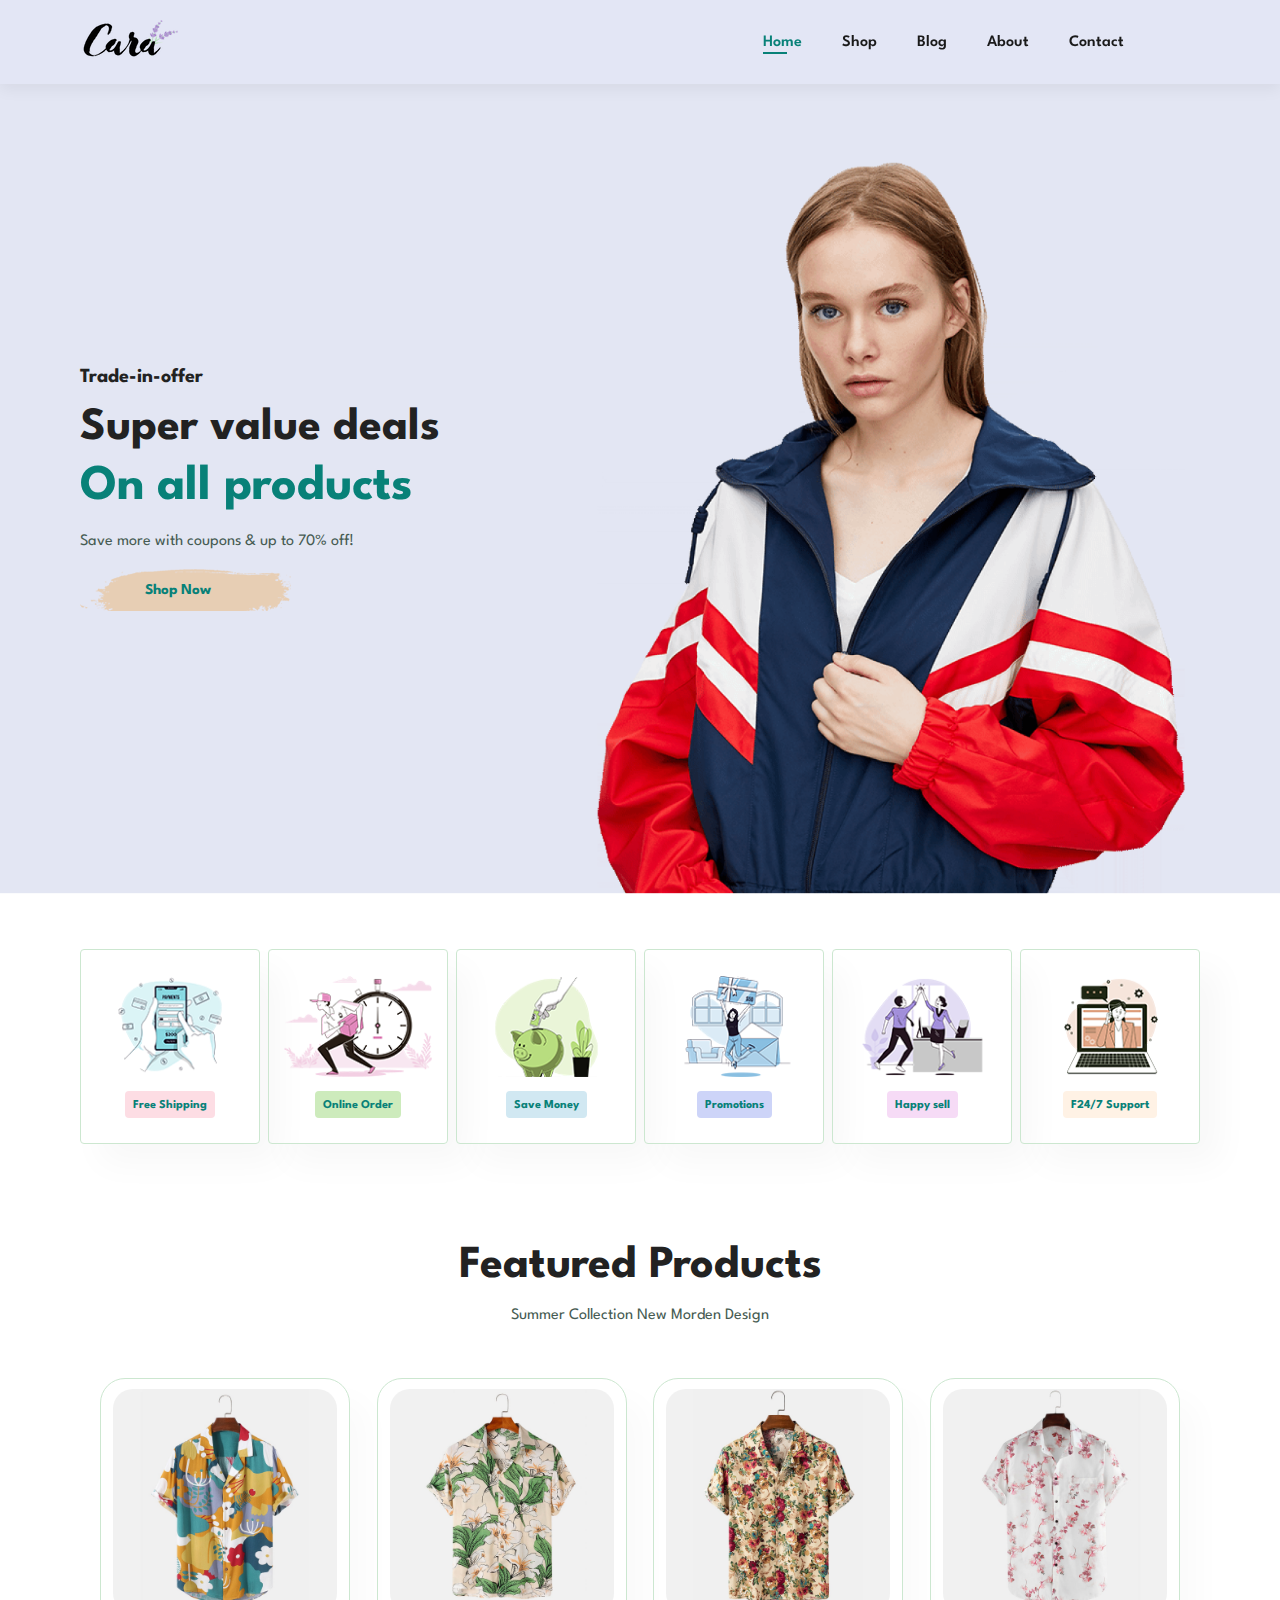
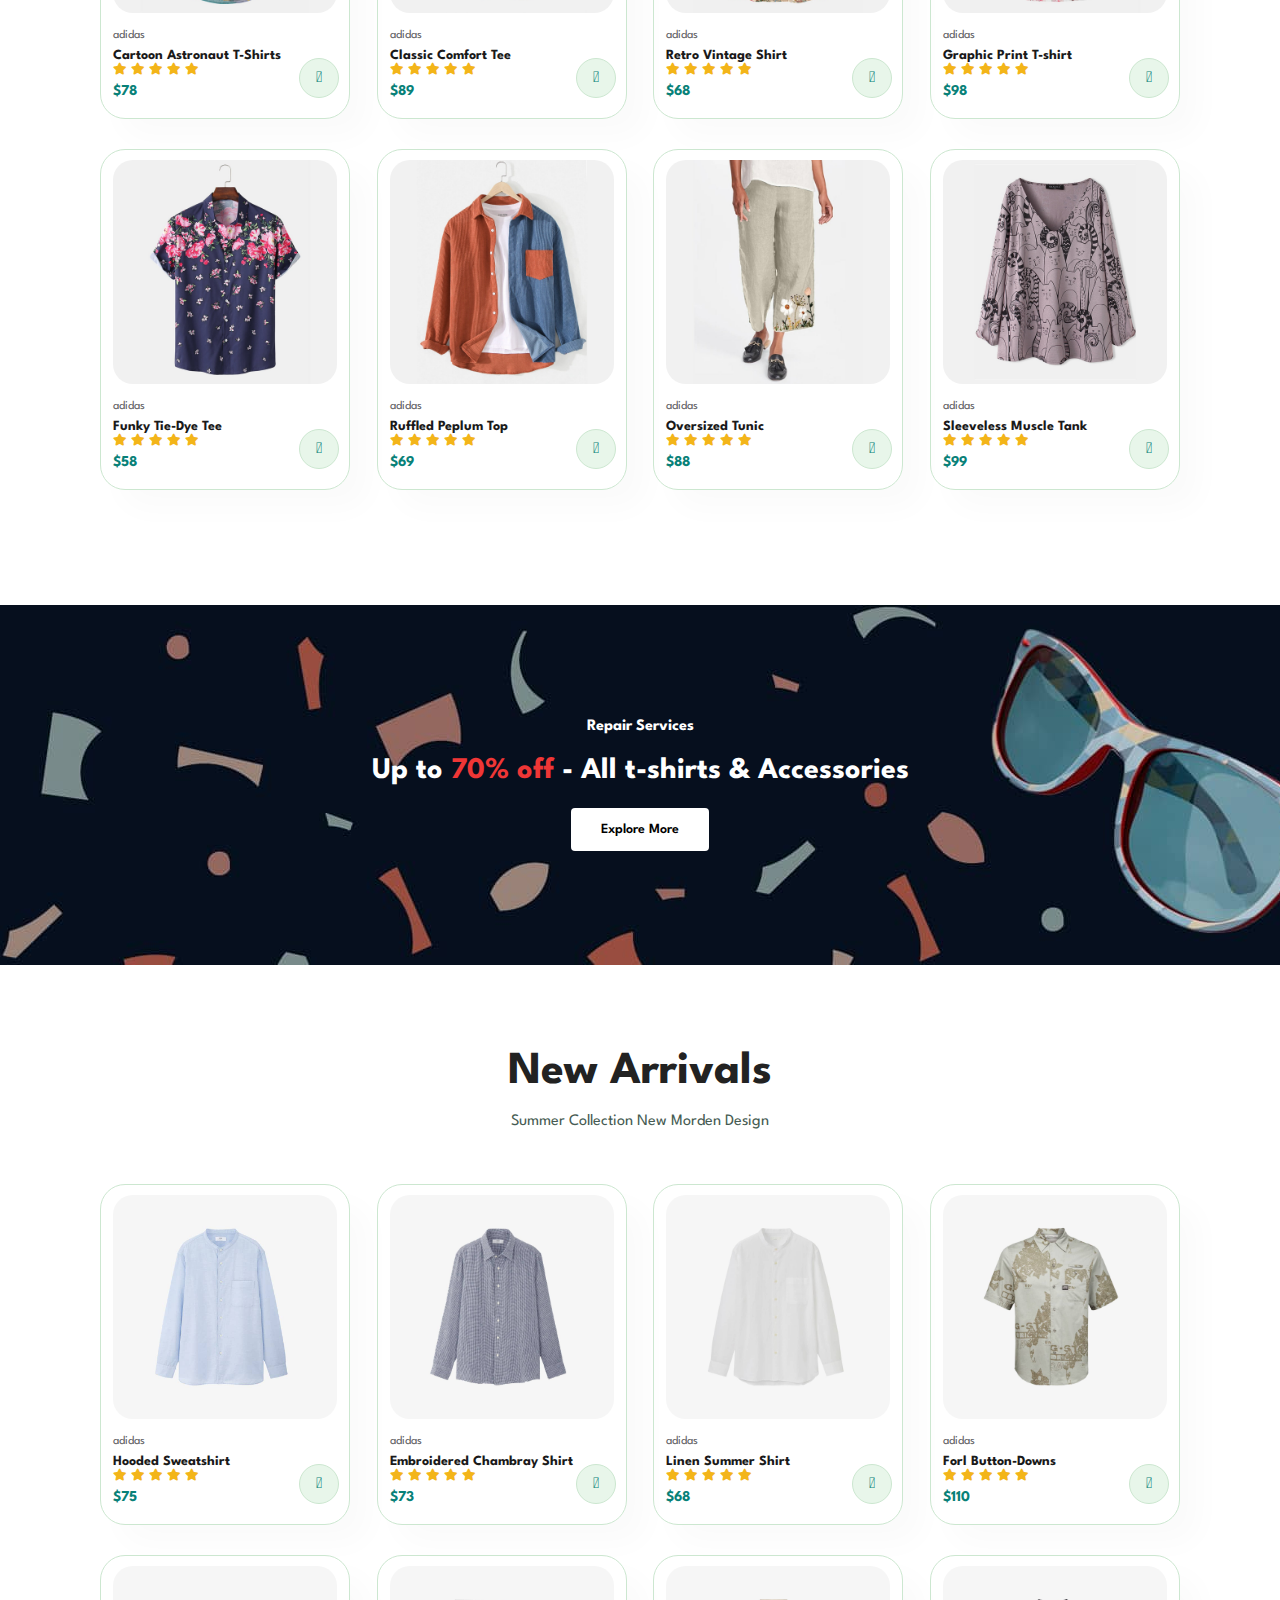
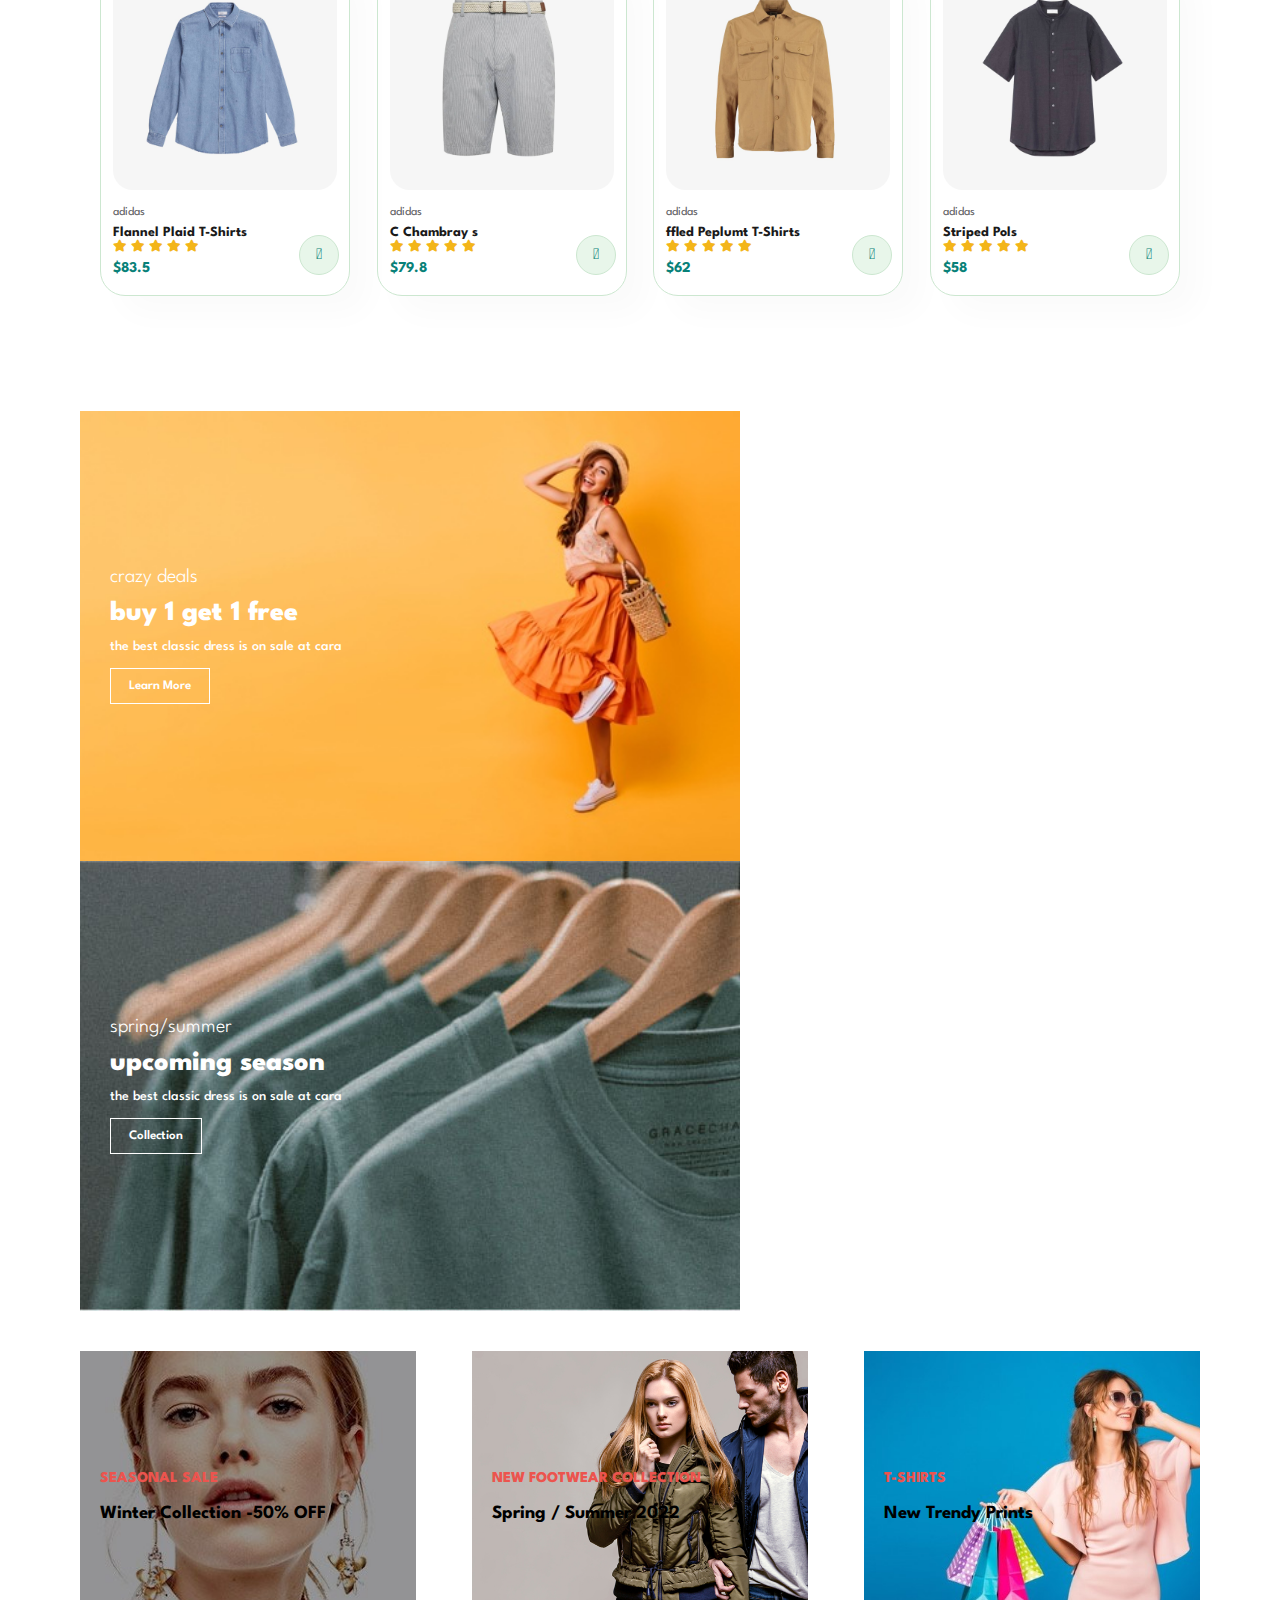
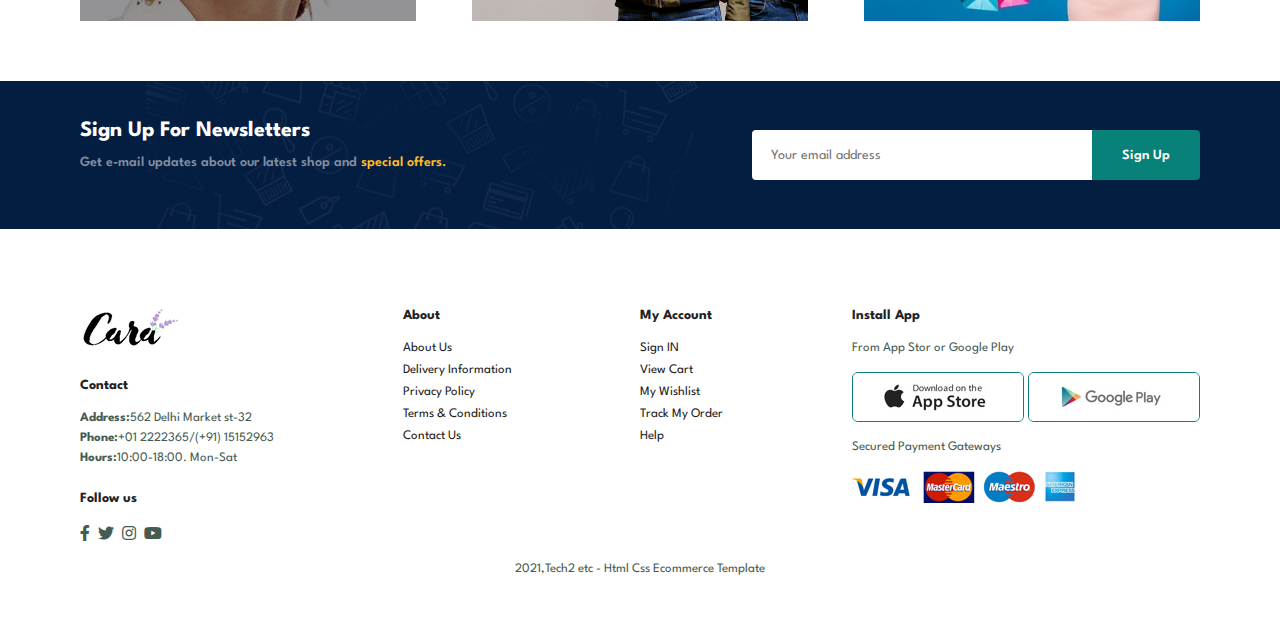
<file: index.html>
<!DOCTYPE html>
<html lang="en">
<head>
    <meta charset="UTF-8">
    <meta http-equiv="X-UA-Compatible" content="IE=edge">
    <meta name="viewport" content="width=device-width, initial-scale=1.0">
    <title>Cara</title>
    <link rel="shortcut icon" href="img/favicon.jpg" type="image/x-icon">
    <link rel="stylesheet" href="style.css">
    <link rel="stylesheet" href="https://pro.fontawesome.com/releases/v5.10.0/css/all.css" />
</head>
<body>
    <section id="header">
        <a href="#"><img src="img/logo.png" class="logo" alt=""></a>
        <div>
            <ul id="navbar">
                <li><a class="active" href="index.html">Home</a></li>
                <li><a href="shop.html">Shop</a></li>
                <li><a href="blog.html">Blog</a></li>
                <li><a href="about.html">About</a></li>
                <li><a href="contact.html">Contact</a></li>
                <li id="lg-bag"><a href="cart.html"><i class="far fa-shopping-bag"></i></a></li>
                <a href="#" id="close"><i class="far fa-times"></i></a>
              </ul>
        </div>
        <div id="mobile">
          <a href="cart.html"><i class="far fa-shopping-bag"></i></a>
          <i id="bar" class="fas fa-outdent"></i>
        </div>
    </section>

    <section id="hero">
        <h4>Trade-in-offer</h4>
        <h2>Super value deals</h2>
        <h1>On all products</h1>
        <p>Save more with coupons & up to 70% off!</p>
        <button>Shop Now</button>
    </section>

    <section id="feature" class="section-p1">
        <div class="fe-box">
            <img src="img/features/f1.png" alt="">
            <h6>Free Shipping</h6>
        </div>
        <div class="fe-box">
            <img src="img/features/f2.png" alt="">
            <h6>Online Order</h6>
        </div>
        <div class="fe-box">
            <img src="img/features/f3.png" alt="">
            <h6>Save Money</h6>
        </div>
        <div class="fe-box">
            <img src="img/features/f4.png" alt="">
            <h6>Promotions</h6>
        </div>
        <div class="fe-box">
            <img src="img/features/f5.png" alt="">
            <h6>Happy sell</h6>
        </div>
        <div class="fe-box">
            <img src="img/features/f6.png" alt="">
            <h6>F24/7 Support</h6>
        </div>
    </section>

    <section id="product1" class="section-p1">
            <h2>Featured Products</h2>
            <p>Summer Collection New Morden Design</p>
            <div class="pro-container">
                <div class="pro">
                    <img src="img/products/f1.jpg" alt="">
                    <div class="des">
                      <span>adidas</span>
                      <h5>Cartoon Astronaut T-Shirts</h5>  
                      <div class="star">
                        <i class="fas fa-star"></i>
                        <i class="fas fa-star"></i>
                        <i class="fas fa-star"></i>
                        <i class="fas fa-star"></i>
                        <i class="fas fa-star"></i>
                      </div>
                      <h4>$78</h4>
                    </div>
                    <a href="#"><i class="fal fa-shopping-cart cart"></i></a>
                </div>
                <div class="pro">
                    <img src="img/products/f2.jpg" alt="">
                    <div class="des">
                      <span>adidas</span>
                      <h5>Classic Comfort Tee</h5>  
                      <div class="star">
                        <i class="fas fa-star"></i>
                        <i class="fas fa-star"></i>
                        <i class="fas fa-star"></i>
                        <i class="fas fa-star"></i>
                        <i class="fas fa-star"></i>
                      </div>
                      <h4>$89</h4>
                    </div>
                    <a href="#"><i class="fal fa-shopping-cart cart"></i></a>
                </div>
                <div class="pro">
                    <img src="img/products/f3.jpg" alt="">
                    <div class="des">
                      <span>adidas</span>
                      <h5>Retro Vintage Shirt</h5>  
                      <div class="star">
                        <i class="fas fa-star"></i>
                        <i class="fas fa-star"></i>
                        <i class="fas fa-star"></i>
                        <i class="fas fa-star"></i>
                        <i class="fas fa-star"></i>
                      </div>
                      <h4>$68</h4>
                    </div>
                    <a href="#"><i class="fal fa-shopping-cart cart"></i></a>
                </div>
                <div class="pro">
                    <img src="img/products/f4.jpg" alt="">
                    <div class="des">
                      <span>adidas</span>
                      <h5>Graphic Print T-shirt</h5>  
                      <div class="star">
                        <i class="fas fa-star"></i>
                        <i class="fas fa-star"></i>
                        <i class="fas fa-star"></i>
                        <i class="fas fa-star"></i>
                        <i class="fas fa-star"></i>
                      </div>
                      <h4>$98</h4>
                    </div>
                    <a href="#"><i class="fal fa-shopping-cart cart"></i></a>
                </div>
                <div class="pro">
                    <img src="img/products/f5.jpg" alt="">
                    <div class="des">
                      <span>adidas</span>
                      <h5>Funky Tie-Dye Tee</h5>  
                      <div class="star">
                        <i class="fas fa-star"></i>
                        <i class="fas fa-star"></i>
                        <i class="fas fa-star"></i>
                        <i class="fas fa-star"></i>
                        <i class="fas fa-star"></i>
                      </div>
                      <h4>$58</h4>
                    </div>
                    <a href="#"><i class="fal fa-shopping-cart cart"></i></a>
                </div>
                <div class="pro">
                    <img src="img/products/f6.jpg" alt="">
                    <div class="des">
                      <span>adidas</span>
                      <h5>Ruffled Peplum Top</h5>  
                      <div class="star">
                        <i class="fas fa-star"></i>
                        <i class="fas fa-star"></i>
                        <i class="fas fa-star"></i>
                        <i class="fas fa-star"></i>
                        <i class="fas fa-star"></i>
                      </div>
                      <h4>$69</h4>
                    </div>
                    <a href="#"><i class="fal fa-shopping-cart cart"></i></a>
                </div>
                <div class="pro">
                    <img src="img/products/f7.jpg" alt="">
                    <div class="des">
                      <span>adidas</span>
                      <h5>Oversized Tunic</h5>  
                      <div class="star">
                        <i class="fas fa-star"></i>
                        <i class="fas fa-star"></i>
                        <i class="fas fa-star"></i>
                        <i class="fas fa-star"></i>
                        <i class="fas fa-star"></i>
                      </div>
                      <h4>$88</h4>
                    </div>
                    <a href="#"><i class="fal fa-shopping-cart cart"></i></a>
                </div>
                <div class="pro">
                    <img src="img/products/f8.jpg" alt="">
                    <div class="des">
                      <span>adidas</span>
                      <h5>Sleeveless Muscle Tank</h5>  
                      <div class="star">
                        <i class="fas fa-star"></i>
                        <i class="fas fa-star"></i>
                        <i class="fas fa-star"></i>
                        <i class="fas fa-star"></i>
                        <i class="fas fa-star"></i>
                      </div>
                      <h4>$99</h4>
                    </div>
                    <a href="#"><i class="fal fa-shopping-cart cart"></i></a>
                </div>
                
            </div>
    </section>

    <section id="banner" class="section-m1">
        <h4>Repair Services</h4>
        <h2>Up to <span>70% off</span>  - All t-shirts & Accessories</h2>
        <button class="normal">Explore More</button>
    </section>

    <section id="product1" class="section-p1">
        <h2>New Arrivals</h2>
        <p>Summer Collection New Morden Design</p>
        <div class="pro-container">
            <div class="pro">
                <img src="img/products/n1.jpg" alt="">
                <div class="des">
                  <span>adidas</span>
                  <h5>Hooded Sweatshirt</h5>  
                  <div class="star">
                    <i class="fas fa-star"></i>
                    <i class="fas fa-star"></i>
                    <i class="fas fa-star"></i>
                    <i class="fas fa-star"></i>
                    <i class="fas fa-star"></i>
                  </div>
                  <h4>$75</h4>
                </div>
                <a href="#"><i class="fal fa-shopping-cart cart"></i></a>
            </div>
            <div class="pro">
                <img src="img/products/n2.jpg" alt="">
                <div class="des">
                  <span>adidas</span>
                  <h5>Embroidered Chambray Shirt</h5>  
                  <div class="star">
                    <i class="fas fa-star"></i>
                    <i class="fas fa-star"></i>
                    <i class="fas fa-star"></i>
                    <i class="fas fa-star"></i>
                    <i class="fas fa-star"></i>
                  </div>
                  <h4>$73</h4>
                </div>
                <a href="#"><i class="fal fa-shopping-cart cart"></i></a>
            </div>
            <div class="pro">
                <img src="img/products/n3.jpg" alt="">
                <div class="des">
                  <span>adidas</span>
                  <h5>Linen Summer Shirt</h5>  
                  <div class="star">
                    <i class="fas fa-star"></i>
                    <i class="fas fa-star"></i>
                    <i class="fas fa-star"></i>
                    <i class="fas fa-star"></i>
                    <i class="fas fa-star"></i>
                  </div>
                  <h4>$68</h4>
                </div>
                <a href="#"><i class="fal fa-shopping-cart cart"></i></a>
            </div>
            <div class="pro">
                <img src="img/products/n4.jpg" alt="">
                <div class="des">
                  <span>adidas</span>
                  <h5>Forl Button-Downs</h5>  
                  <div class="star">
                    <i class="fas fa-star"></i>
                    <i class="fas fa-star"></i>
                    <i class="fas fa-star"></i>
                    <i class="fas fa-star"></i>
                    <i class="fas fa-star"></i>
                  </div>
                  <h4>$110</h4>
                </div>
                <a href="#"><i class="fal fa-shopping-cart cart"></i></a>
            </div>
            <div class="pro">
                <img src="img/products/n5.jpg" alt="">
                <div class="des">
                  <span>adidas</span>
                  <h5>Flannel Plaid T-Shirts</h5>  
                  <div class="star">
                    <i class="fas fa-star"></i>
                    <i class="fas fa-star"></i>
                    <i class="fas fa-star"></i>
                    <i class="fas fa-star"></i>
                    <i class="fas fa-star"></i>
                  </div>
                  <h4>$83.5</h4>
                </div>
                <a href="#"><i class="fal fa-shopping-cart cart"></i></a>
            </div>
            <div class="pro">
                <img src="img/products/n6.jpg" alt="">
                <div class="des">
                  <span>adidas</span>
                  <h5>C Chambray s</h5>  
                  <div class="star">
                    <i class="fas fa-star"></i>
                    <i class="fas fa-star"></i>
                    <i class="fas fa-star"></i>
                    <i class="fas fa-star"></i>
                    <i class="fas fa-star"></i>
                  </div>
                  <h4>$79.8</h4>
                </div>
                <a href="#"><i class="fal fa-shopping-cart cart"></i></a>
            </div>
            <div class="pro">
                <img src="img/products/n7.jpg" alt="">
                <div class="des">
                  <span>adidas</span>
                  <h5>ffled Peplumt T-Shirts</h5>  
                  <div class="star">
                    <i class="fas fa-star"></i>
                    <i class="fas fa-star"></i>
                    <i class="fas fa-star"></i>
                    <i class="fas fa-star"></i>
                    <i class="fas fa-star"></i>
                  </div>
                  <h4>$62</h4>
                </div>
                <a href="#"><i class="fal fa-shopping-cart cart"></i></a>
            </div>
            <div class="pro">
                <img src="img/products/n8.jpg" alt="">
                <div class="des">
                  <span>adidas</span>
                  <h5>Striped Pols</h5>  
                  <div class="star">
                    <i class="fas fa-star"></i>
                    <i class="fas fa-star"></i>
                    <i class="fas fa-star"></i>
                    <i class="fas fa-star"></i>
                    <i class="fas fa-star"></i>
                  </div>
                  <h4>$58</h4>
                </div>
                <a href="#"><i class="fal fa-shopping-cart cart"></i></a>
            </div>
            
        </div>
    </section>

    <section id="sm-banner" class="section-p1">
        <div class="banner-box">
            <h4>crazy deals</h4>
            <h2>buy 1 get 1 free</h2>
            <span>the best classic dress is on sale at cara</span>
            <button class="white">Learn More</button>
        </div>
        <div class="banner-box banner-box2">
            <h4>spring/summer</h4>
            <h2>upcoming season</h2>
            <span>the best classic dress is on sale at cara</span>
            <button class="white">Collection</button>
        </div>
    </section>

    <section id="banner3">
        <div class="banner-box">
            <h2>SEASONAL SALE</h2>
            <h3>Winter Collection -50% OFF</h3>            
        </div>
        <div class="banner-box banner-box2">
            <h2>NEW FOOTWEAR COLLECTION</h2>
            <h3>Spring / Summer 2022</h3>            
        </div>
        <div class="banner-box banner-box3">
            <h2>T-SHIRTS</h2>
            <h3>New Trendy Prints</h3>            
        </div>
    </section>

    <section id="newsletter" class="section-p1 section-m1">
        <div class="newstext">
            <h4>Sign Up For Newsletters</h4>
            <p>Get e-mail updates about our latest shop and <span>special offers.</span></p>
        </div>
        <div class="form">
            <input type="text" placeholder="Your email address">
            <button class="normal">Sign Up</button>
        </div>
    </section>

    <footer class="section-p1">
        <div class="col">
            <img class="logo" src="img/logo.png" alt="">
            <h4>Contact</h4>
            <p><strong>Address:</strong>562 Delhi Market st-32</p>
            <p><strong>Phone:</strong>+01 2222365/(+91) 15152963</p>
            <p><strong>Hours:</strong>10:00-18:00. Mon-Sat</p>

            <div class="follow">
                <h4>Follow us</h4>
                <div class="icon">
                    <i class="fab fa-facebook-f"></i>
                    <i class="fab fa-twitter"></i>
                    <i class="fab fa-instagram"></i>
                    <i class="fab fa-youtube"></i>
                </div>
            </div>
        </div>

        <div class="col">
            <h4>About</h4>
            <a href="#">About Us</a>
            <a href="#">Delivery Information</a>
            <a href="#">Privacy Policy</a>
            <a href="#">Terms & Conditions</a>
            <a href="#">Contact Us</a>
        </div>
        <div class="col">
            <h4>My Account</h4>
            <a href="#">Sign IN</a>
            <a href="#">View Cart</a>
            <a href="#">My Wishlist</a>
            <a href="#">Track My Order</a>
            <a href="#">Help</a>
        </div>
        <div class="col install">
            <h4>Install App</h4>
            <p>From App Stor or Google Play</p>
            <div class="row">
                <img src="img/pay/app.jpg" alt="">
                <img src="img/pay/play.jpg" alt="">
            </div>
            <p>Secured Payment Gateways </p>
            <img src="img/pay/pay.png" alt="">
        </div>

        <div class="copyright">
            <p>2021,Tech2 etc - Html Css Ecommerce Template</p>
        </div>
    </footer>



    <script src="script.js"></script>
</body>
</html>
</file>
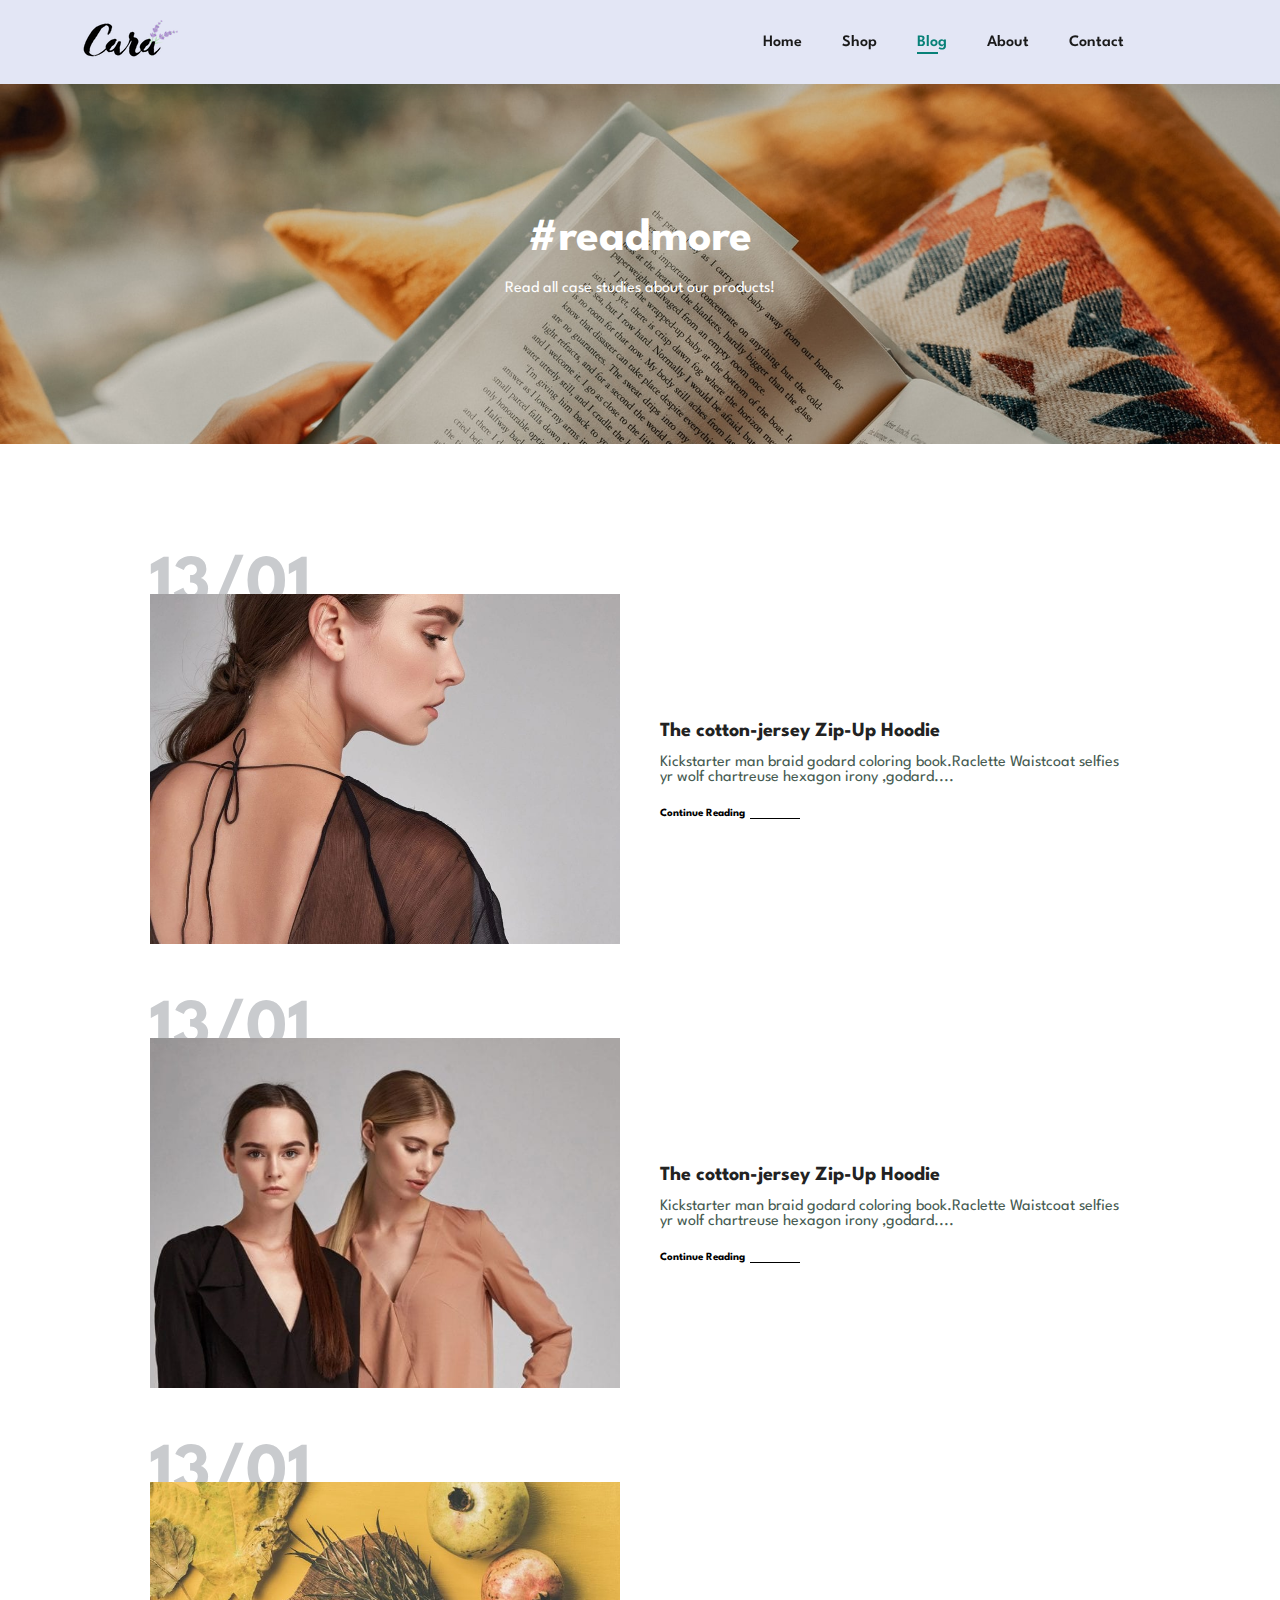
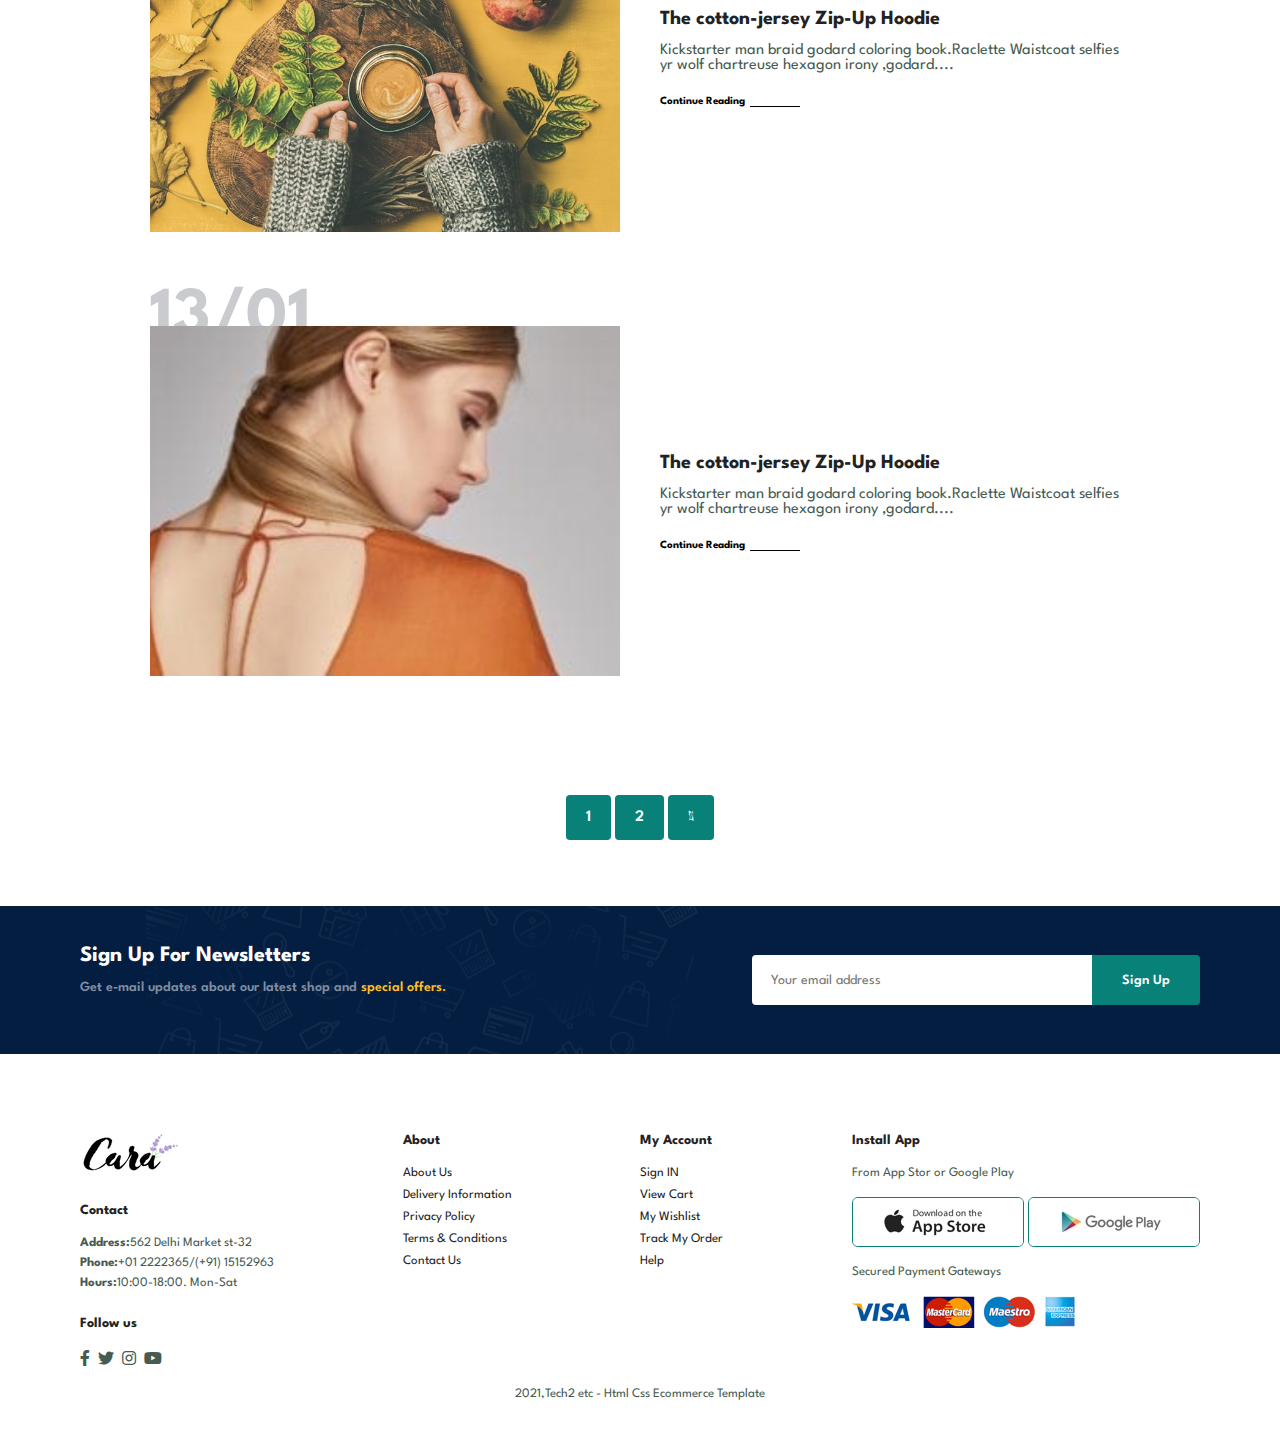
<file: blog.html>
<!DOCTYPE html>
<html lang="en">
<head>
    <meta charset="UTF-8">
    <meta http-equiv="X-UA-Compatible" content="IE=edge">
    <meta name="viewport" content="width=device-width, initial-scale=1.0">
    <title>StyleUp</title>
    <link rel="stylesheet" href="style.css">
    <link rel="stylesheet" href="https://pro.fontawesome.com/releases/v5.10.0/css/all.css" />
</head>
<body>
    <section id="header">
        <a href="#"><img src="img/logo.png" class="logo" alt=""></a>
        <div>
            <ul id="navbar">
                <li><a href="index.html">Home</a></li>
                <li><a href="shop.html">Shop</a></li>
                <li><a class="active" href="blog.html">Blog</a></li>
                <li><a href="about.html">About</a></li>
                <li><a href="contact.html">Contact</a></li>
                <li id="lg-bag"><a href="cart.html"><i class="far fa-shopping-bag"></i></a></li>
                <a href="#" id="close"><i class="far fa-times"></i></a>
              </ul>
        </div>
        <div id="mobile">
          <a href="cart.html"><i class="far fa-shopping-bag"></i></a>
          <i id="bar" class="fas fa-outdent"></i>
        </div>
    </section>

    <section id="page-header" class="blog-header">
        <h2>#readmore</h2>
        <p>Read all case studies about our products!</p>
        
    </section>

    <section id="blog">
        <div class="blog-box">
            <div class="blog-img">
                <img src="img/blog/b1.jpg"  alt="">
            </div>
            <div class="blog-details">
                <h4>The cotton-jersey Zip-Up Hoodie</h4>
                <p>Kickstarter man braid godard coloring book.Raclette Waistcoat selfies yr
                    wolf chartreuse hexagon irony ,godard....
                    
                </p>
                <a href="#">Continue Reading</a>
            </div>
            <h1>13/01</h1>
        </div>
        <div class="blog-box">
            <div class="blog-img">
                <img src="img/blog/b2.jpg"  alt="">
            </div>
            <div class="blog-details">
                <h4>The cotton-jersey Zip-Up Hoodie</h4>
                <p>Kickstarter man braid godard coloring book.Raclette Waistcoat selfies yr
                    wolf chartreuse hexagon irony ,godard....
                    
                </p>
                <a href="#">Continue Reading</a>
            </div>
            <h1>13/01</h1>
        </div>
        <div class="blog-box">
            <div class="blog-img">
                <img src="img/blog/b6.jpg"  alt="">
            </div>
            <div class="blog-details">
                <h4>The cotton-jersey Zip-Up Hoodie</h4>
                <p>Kickstarter man braid godard coloring book.Raclette Waistcoat selfies yr
                    wolf chartreuse hexagon irony ,godard....
                    
                </p>
                <a href="#">Continue Reading</a>
            </div>
            <h1>13/01</h1>
        </div>
        <div class="blog-box">
            <div class="blog-img">
                <img src="img/blog/b7.jpg"  alt="">
            </div>
            <div class="blog-details">
                <h4>The cotton-jersey Zip-Up Hoodie</h4>
                <p>Kickstarter man braid godard coloring book.Raclette Waistcoat selfies yr
                    wolf chartreuse hexagon irony ,godard....
                    
                </p>
                <a href="#">Continue Reading</a>
            </div>
            <h1>13/01</h1>
        </div>
    </section>

    <section id="pagination" class="section-p1">
        <a href="#">1</a>
        <a href="#">2</a>
        <a href="#"><i class="fal fa-long-arrow-alt-right"></i></a>

    </section>

    <section id="newsletter" class="section-p1 section-m1">
        <div class="newstext">
            <h4>Sign Up For Newsletters</h4>
            <p>Get e-mail updates about our latest shop and <span>special offers.</span></p>
        </div>
        <div class="form">
            <input type="text" placeholder="Your email address">
            <button class="normal">Sign Up</button>
        </div>
    </section>

    <footer class="section-p1">
        <div class="col">
            <img class="logo" src="img/logo.png" alt="">
            <h4>Contact</h4>
            <p><strong>Address:</strong>562 Delhi Market st-32</p>
            <p><strong>Phone:</strong>+01 2222365/(+91) 15152963</p>
            <p><strong>Hours:</strong>10:00-18:00. Mon-Sat</p>

            <div class="follow">
                <h4>Follow us</h4>
                <div class="icon">
                    <i class="fab fa-facebook-f"></i>
                    <i class="fab fa-twitter"></i>
                    <i class="fab fa-instagram"></i>
                    <i class="fab fa-youtube"></i>
                </div>
            </div>
        </div>

        <div class="col">
            <h4>About</h4>
            <a href="#">About Us</a>
            <a href="#">Delivery Information</a>
            <a href="#">Privacy Policy</a>
            <a href="#">Terms & Conditions</a>
            <a href="#">Contact Us</a>
        </div>
        <div class="col">
            <h4>My Account</h4>
            <a href="#">Sign IN</a>
            <a href="#">View Cart</a>
            <a href="#">My Wishlist</a>
            <a href="#">Track My Order</a>
            <a href="#">Help</a>
        </div>
        <div class="col install">
            <h4>Install App</h4>
            <p>From App Stor or Google Play</p>
            <div class="row">
                <img src="img/pay/app.jpg" alt="">
                <img src="img/pay/play.jpg" alt="">
            </div>
            <p>Secured Payment Gateways </p>
            <img src="img/pay/pay.png" alt="">
        </div>

        <div class="copyright">
            <p>2021,Tech2 etc - Html Css Ecommerce Template</p>
        </div>
    </footer>



    <script src="script.js"></script>
</body>
</html>
</file>
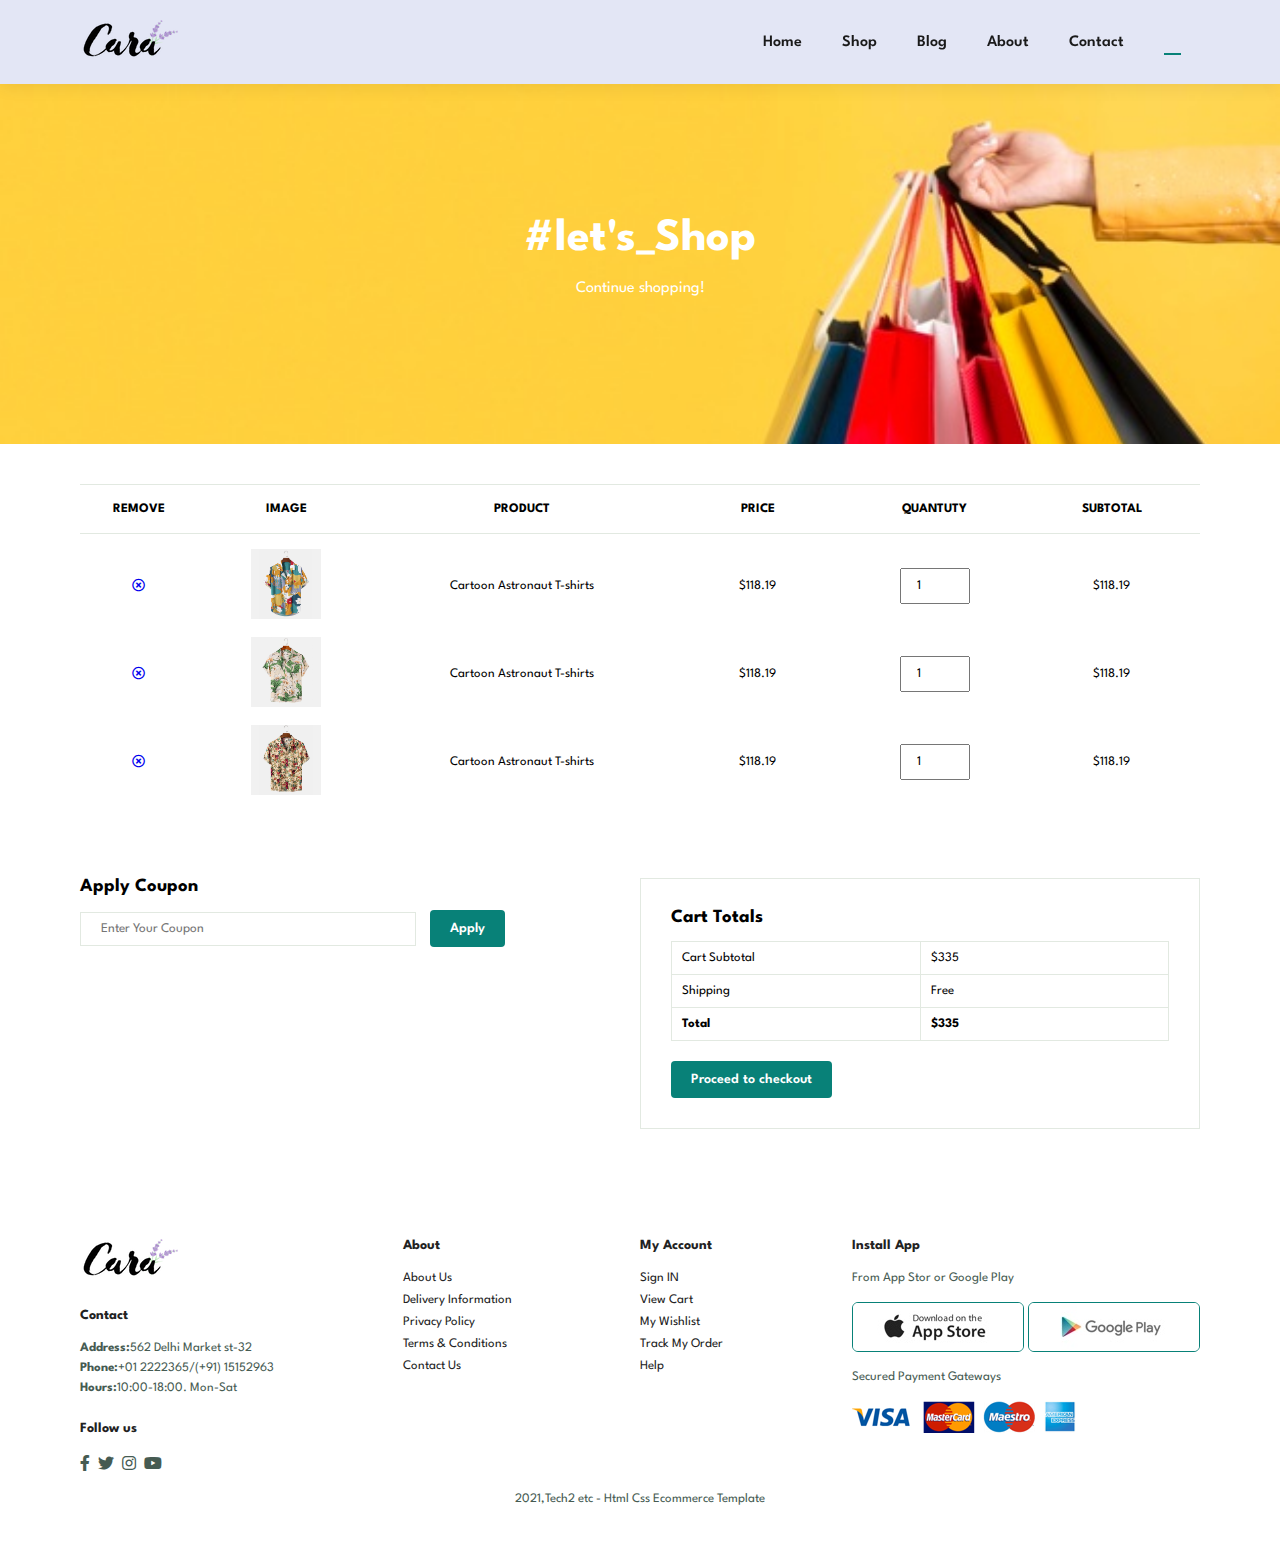
<file: cart.html>
<!DOCTYPE html>
<html lang="en">
<head>
    <meta charset="UTF-8">
    <meta http-equiv="X-UA-Compatible" content="IE=edge">
    <meta name="viewport" content="width=device-width, initial-scale=1.0">
    <title>StyleUp</title>
    <link rel="stylesheet" href="style.css">
    <link rel="stylesheet" href="https://pro.fontawesome.com/releases/v5.10.0/css/all.css" />
</head>
<body>
    <section id="header">
        <a href="#"><img src="img/logo.png" class="logo" alt=""></a>
        <div>
            <ul id="navbar">
                <li><a href="index.html">Home</a></li>
                <li><a href="shop.html">Shop</a></li>
                <li><a href="blog.html">Blog</a></li>
                <li><a href="about.html">About</a></li>
                <li><a href="contact.html">Contact</a></li>
                <li id="lg-bag"><a class="active" href="cart.html"><i class="far fa-shopping-bag"></i></a></li>
                <a href="#" id="close"><i class="far fa-times"></i></a>
              </ul>
        </div>
        <div id="mobile">
          <a href="cart.html"><i class="far fa-shopping-bag"></i></a>
          <i id="bar" class="fas fa-outdent"></i>
        </div>
    </section>

    <section id="page-header" class="cart-header">
        <h2>#let's_Shop</h2>
        <p>Continue shopping!</p>
        
    </section>

    <section id="cart" class="section-p1">
        <table width="100%">
            <thead>
                <tr>
                    <td>Remove</td>
                    <td>Image</td>
                    <td>Product</td>
                    <td>Price</td>
                    <td>Quantuty</td>
                    <td>Subtotal</td>
                </tr>
            </thead>
            <tbody>
                <tr>
                    <td>
                        <a href="#"><i class="far fa-times-circle"></i></a>
                    </td>
                    <td>
                        <img src="img/products/f1.jpg" alt="">
                    </td>
                    <td>
                        Cartoon Astronaut T-shirts
                    </td>
                    <td>
                        $118.19
                    </td>
                    <td>
                        <input type="number" value="1" min="1">
                    </td>
                    <td>$118.19</td>
                </tr> 
                <tr>
                    <td>
                        <a href="#"><i class="far fa-times-circle"></i></a>
                    </td>
                    <td>
                        <img src="img/products/f2.jpg" alt="">
                    </td>
                    <td>
                        Cartoon Astronaut T-shirts
                    </td>
                    <td>
                        $118.19
                    </td>
                    <td>
                        <input type="number" value="1" min="1">
                    </td>
                    <td>$118.19</td>
                </tr> 
                <tr>
                    <td>
                        <a href="#"><i class="far fa-times-circle"></i></a>
                    </td>
                    <td>
                        <img src="img/products/f3.jpg" alt="">
                    </td>
                    <td>
                        Cartoon Astronaut T-shirts
                    </td>
                    <td>
                        $118.19
                    </td>
                    <td>
                        <input type="number" value="1" min="1">
                    </td>
                    <td>$118.19</td>
                </tr> 
            </tbody>
        </table>
    </section>    

    <section id="cart-add" class="section-p1">
        <div id="coupon">
            <h3>Apply Coupon</h3>
            <div>
                <input type="text" placeholder="Enter Your Coupon">
                <button class="normal">Apply</button>
            </div>
        </div>
        
        <div id="subtotal">
            <h3>Cart Totals</h3>
            <table>
                <tr>
                    <td>Cart Subtotal</td>
                    <td>$335</td>
                </tr>
                <tr>
                    <td>Shipping</td>
                    <td>Free</td>
                </tr>
                <tr>
                    <td><strong>Total</strong></td>
                    <td><strong>$335</strong></td>
                </tr>
            </table>
            <button class="normal">Proceed to checkout</button>
        </div>
    </section>

    <footer class="section-p1">
        <div class="col">
            <img class="logo" src="img/logo.png" alt="">
            <h4>Contact</h4>
            <p><strong>Address:</strong>562 Delhi Market st-32</p>
            <p><strong>Phone:</strong>+01 2222365/(+91) 15152963</p>
            <p><strong>Hours:</strong>10:00-18:00. Mon-Sat</p>

            <div class="follow">
                <h4>Follow us</h4>
                <div class="icon">
                    <i class="fab fa-facebook-f"></i>
                    <i class="fab fa-twitter"></i>
                    <i class="fab fa-instagram"></i>
                    <i class="fab fa-youtube"></i>
                </div>
            </div>
        </div>

        <div class="col">
            <h4>About</h4>
            <a href="#">About Us</a>
            <a href="#">Delivery Information</a>
            <a href="#">Privacy Policy</a>
            <a href="#">Terms & Conditions</a>
            <a href="#">Contact Us</a>
        </div>
        <div class="col">
            <h4>My Account</h4>
            <a href="#">Sign IN</a>
            <a href="#">View Cart</a>
            <a href="#">My Wishlist</a>
            <a href="#">Track My Order</a>
            <a href="#">Help</a>
        </div>
        <div class="col install">
            <h4>Install App</h4>
            <p>From App Stor or Google Play</p>
            <div class="row">
                <img src="img/pay/app.jpg" alt="">
                <img src="img/pay/play.jpg" alt="">
            </div>
            <p>Secured Payment Gateways </p>
            <img src="img/pay/pay.png" alt="">
        </div>

        <div class="copyright">
            <p>2021,Tech2 etc - Html Css Ecommerce Template</p>
        </div>
    </footer>



    <script src="script.js"></script>
</body>
</html>
</file>
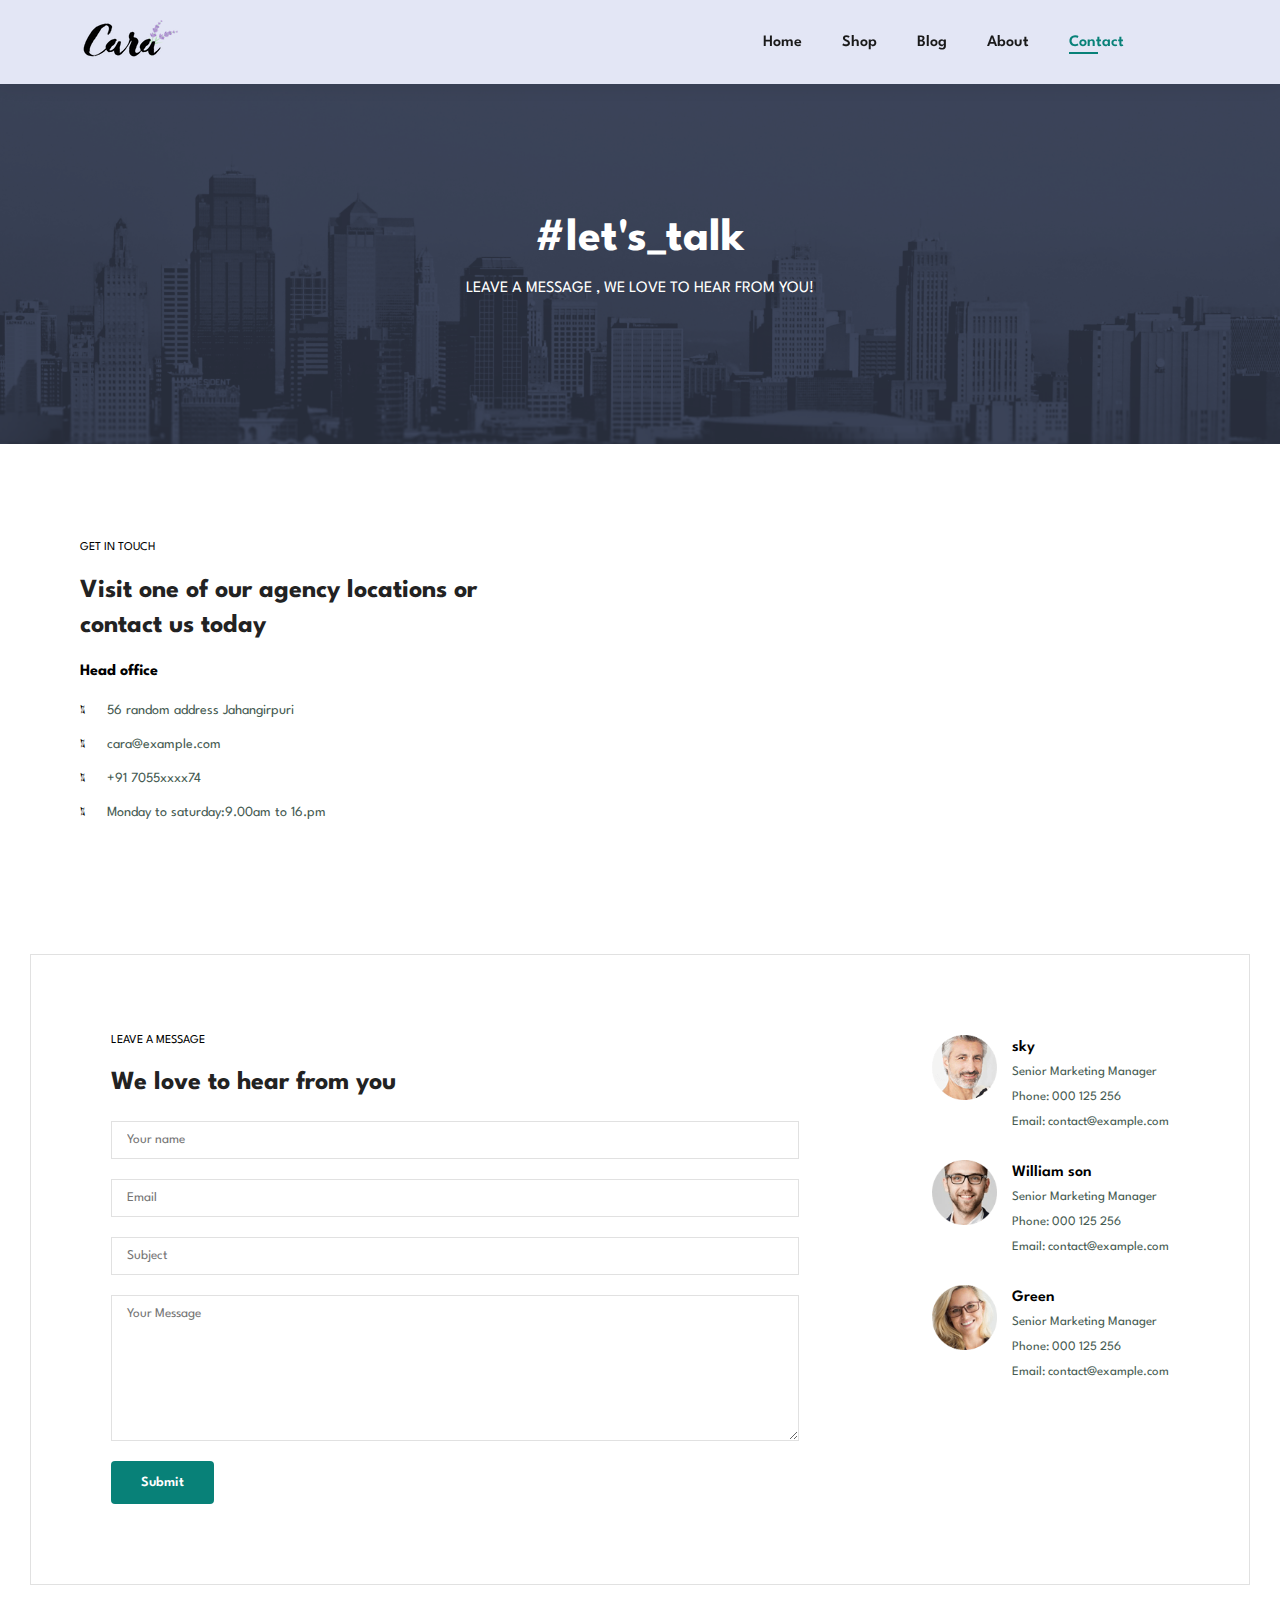
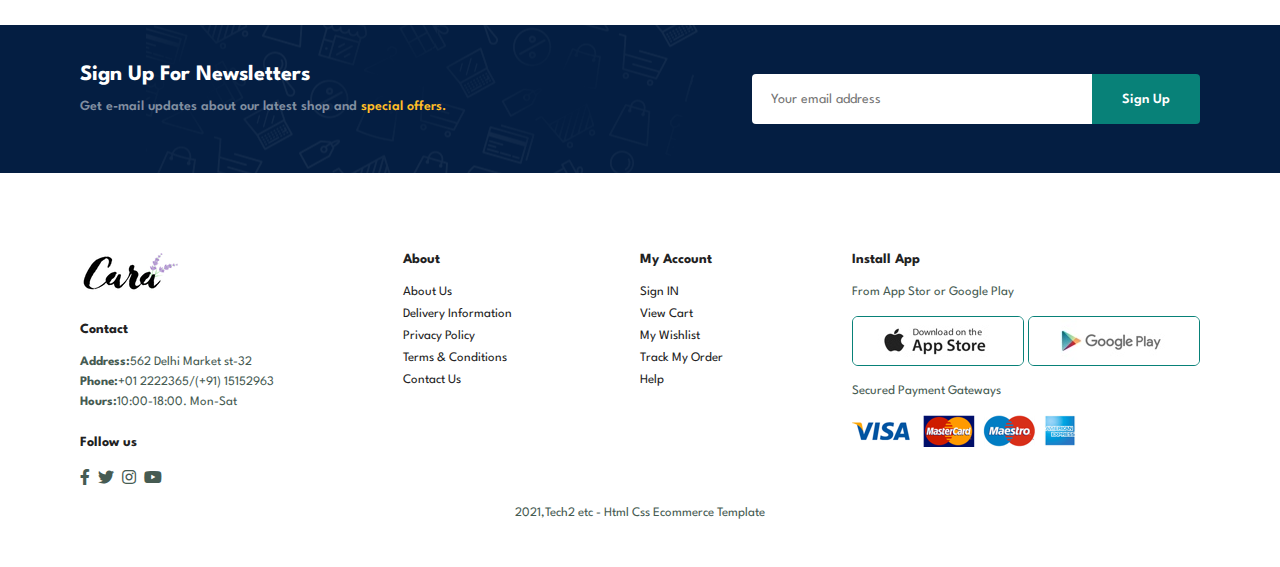
<file: contact.html>
<!DOCTYPE html>
<html lang="en">
<head>
    <meta charset="UTF-8">
    <meta http-equiv="X-UA-Compatible" content="IE=edge">
    <meta name="viewport" content="width=device-width, initial-scale=1.0">
    <title>StyleUp</title>
    <link rel="stylesheet" href="style.css">
    <link rel="stylesheet" href="https://pro.fontawesome.com/releases/v5.10.0/css/all.css" />
</head>
<body>
    <section id="header">
        <a href="#"><img src="img/logo.png" class="logo" alt=""></a>
        <div>
            <ul id="navbar">
                <li><a href="index.html">Home</a></li>
                <li><a href="shop.html">Shop</a></li>
                <li><a href="blog.html">Blog</a></li>
                <li><a href="about.html">About</a></li>
                <li><a class="active" href="contact.html">Contact</a></li>
                <li id="lg-bag"><a href="cart.html"><i class="far fa-shopping-bag"></i></a></li>
                <a href="#" id="close"><i class="far fa-times"></i></a>
              </ul>
        </div>
        <div id="mobile">
          <a href="cart.html"><i class="far fa-shopping-bag"></i></a>
          <i id="bar" class="fas fa-outdent"></i>
        </div>
    </section>

    <section id="page-header" class="contact-header">
        <h2>#let's_talk</h2>
        <p>LEAVE A MESSAGE , WE LOVE TO HEAR FROM YOU!</p>
        
    </section>

    <section id="contact-details" class="section-p1 ">
        <div class="details">
            <span>GET IN TOUCH</span>
            <h2>Visit one of our agency locations or contact us today</h2>
            <h3>Head office</h3>
            <div>
                <li>
                    <i class="fal fa-map"></i>
                    <p>56 random address Jahangirpuri</p>
                </li>
                <li>
                    <i class="fal fa-envelope"></i>
                    <p>cara@example.com</p>
                </li>
                <li>
                    <i class="fal fa-phone-alt"></i>
                    <p>+91 7055xxxx74</p>
                </li>
                <li>
                    <i class="fal fa-clock"></i>
                    <p>Monday to saturday:9.00am to 16.pm</p>
                </li>
            </div>
        </div>
        <div class="map">
            <iframe src="https://www.google.com/maps/embed?pb=!1m18!1m12!1m3!1d27989.574846119453!2d77.12799020044652!3d28.72860421433363!2m3!1f0!2f0!3f0!3m2!1i1024!2i768!4f13.1!3m3!1m2!1s0x390d01ea1adeaa4d%3A0x6adf0aec6fc00a2c!2sJahangirpuri%2C%20New%20Delhi%2C%20Delhi%20110033!5e0!3m2!1sen!2sin!4v1684762898593!5m2!1sen!2sin" width="600" height="450" style="border:0;" allowfullscreen="" loading="lazy" referrerpolicy="no-referrer-when-downgrade"></iframe>
        </div>
    </section>

    <section id="form-details">
        <form action="">
            <span>LEAVE A MESSAGE</span>
            <h2>We love to hear from you</h2>
            <input type="text" placeholder="Your name">
            <input type="text" placeholder="Email">
            <input type="text" placeholder="Subject">
            <textarea name="" id="" cols="30" rows="10" placeholder="Your Message"></textarea>
            <button class="normal">Submit</button>
        </form>
        <div class="people">
            <div>
                <img src="img/people/1.png" alt="">
                <p><span>sky</span>Senior Marketing Manager <br>Phone:
                000 125 256 <br>Email: contact@example.com</p>
            </div>
            <div>
                <img src="img/people/2.png" alt="">
                <p><span>William son</span>Senior Marketing Manager <br>Phone:
                000 125 256 <br>Email: contact@example.com</p>
            </div>
            <div>
                <img src="img/people/3.png" alt="">
                <p><span>Green</span>Senior Marketing Manager <br>Phone:
                000 125 256 <br>Email: contact@example.com</p>
            </div>
        </div>
    </section>

    <section id="newsletter" class="section-p1 section-m1">
        <div class="newstext">
            <h4>Sign Up For Newsletters</h4>
            <p>Get e-mail updates about our latest shop and <span>special offers.</span></p>
        </div>
        <div class="form">
            <input type="text" placeholder="Your email address">
            <button class="normal">Sign Up</button>
        </div>
    </section>

    <footer class="section-p1">
        <div class="col">
            <img class="logo" src="img/logo.png" alt="">
            <h4>Contact</h4>
            <p><strong>Address:</strong>562 Delhi Market st-32</p>
            <p><strong>Phone:</strong>+01 2222365/(+91) 15152963</p>
            <p><strong>Hours:</strong>10:00-18:00. Mon-Sat</p>

            <div class="follow">
                <h4>Follow us</h4>
                <div class="icon">
                    <i class="fab fa-facebook-f"></i>
                    <i class="fab fa-twitter"></i>
                    <i class="fab fa-instagram"></i>
                    <i class="fab fa-youtube"></i>
                </div>
            </div>
        </div>

        <div class="col">
            <h4>About</h4>
            <a href="#">About Us</a>
            <a href="#">Delivery Information</a>
            <a href="#">Privacy Policy</a>
            <a href="#">Terms & Conditions</a>
            <a href="#">Contact Us</a>
        </div>
        <div class="col">
            <h4>My Account</h4>
            <a href="#">Sign IN</a>
            <a href="#">View Cart</a>
            <a href="#">My Wishlist</a>
            <a href="#">Track My Order</a>
            <a href="#">Help</a>
        </div>
        <div class="col install">
            <h4>Install App</h4>
            <p>From App Stor or Google Play</p>
            <div class="row">
                <img src="img/pay/app.jpg" alt="">
                <img src="img/pay/play.jpg" alt="">
            </div>
            <p>Secured Payment Gateways </p>
            <img src="img/pay/pay.png" alt="">
        </div>

        <div class="copyright">
            <p>2021,Tech2 etc - Html Css Ecommerce Template</p>
        </div>
    </footer>



    <script src="script.js"></script>
</body>
</html>
</file>
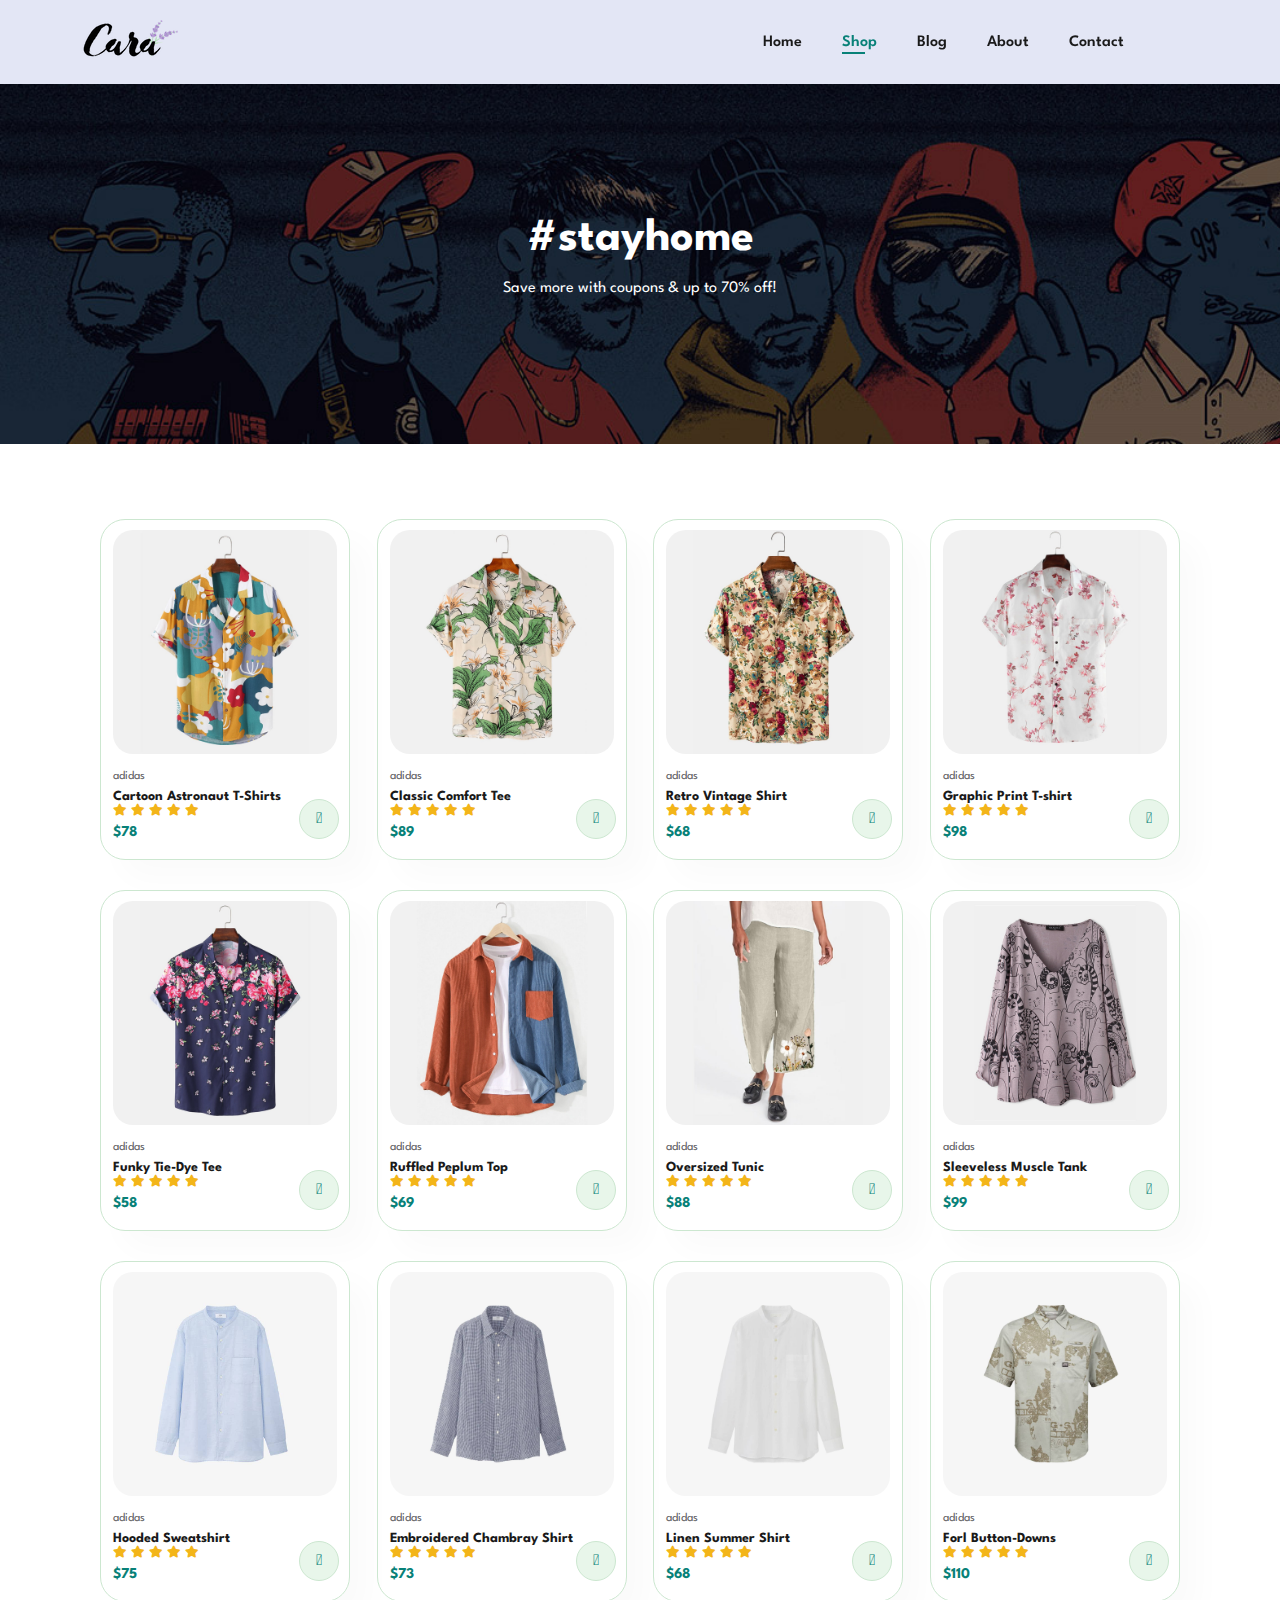
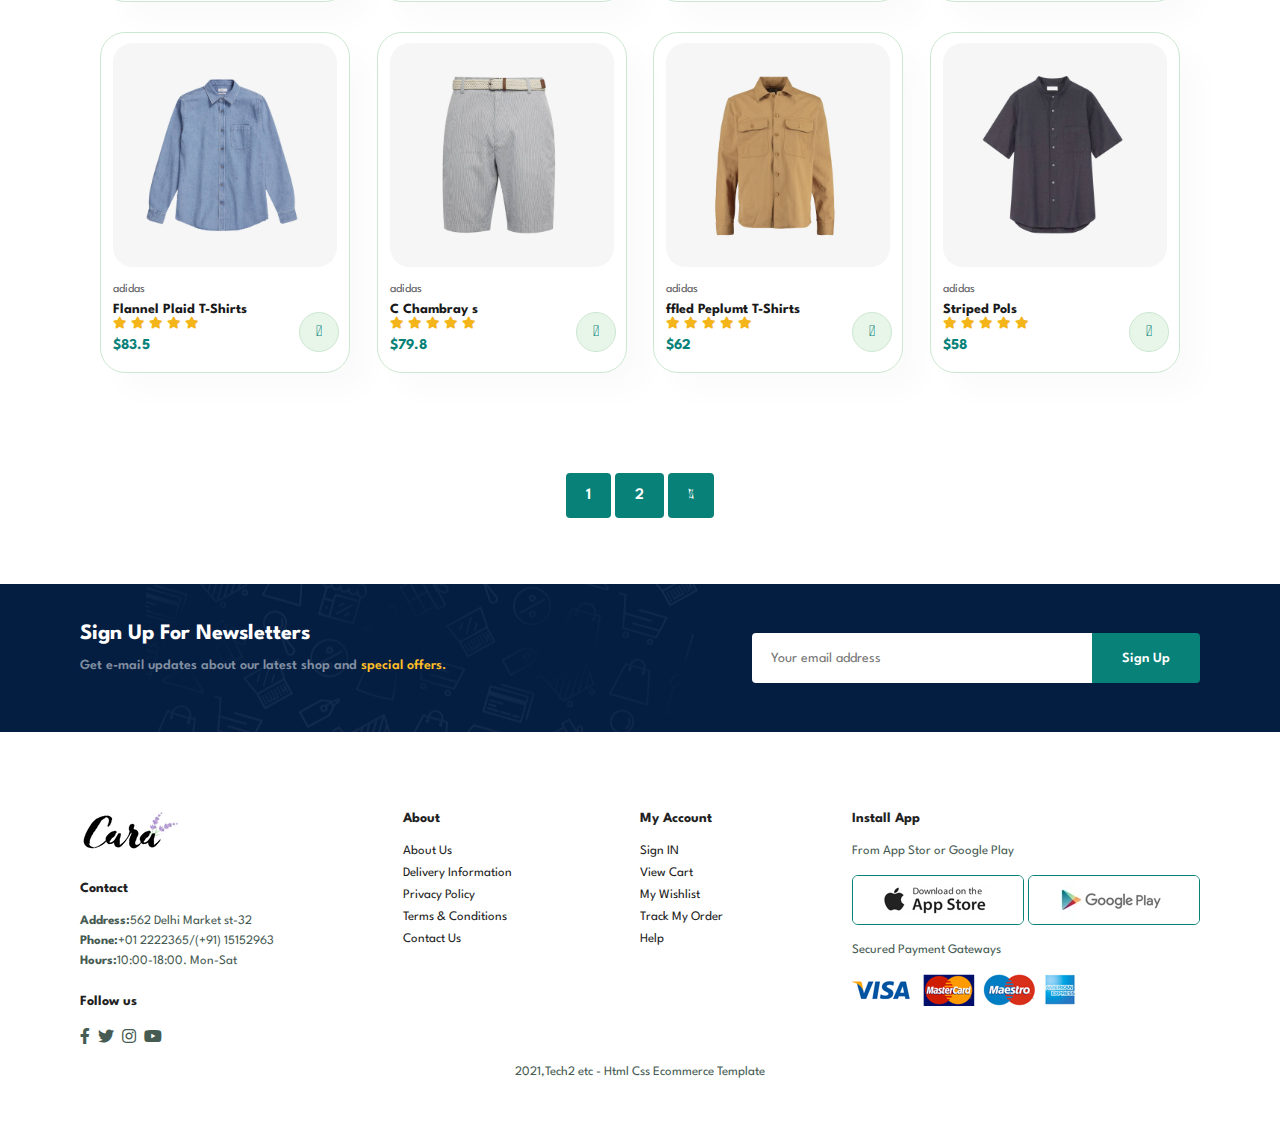
<file: shop.html>
<!DOCTYPE html>
<html lang="en">
<head>
    <meta charset="UTF-8">
    <meta http-equiv="X-UA-Compatible" content="IE=edge">
    <meta name="viewport" content="width=device-width, initial-scale=1.0">
    <title>StyleUp</title>
    <link rel="stylesheet" href="style.css">
    <link rel="stylesheet" href="https://pro.fontawesome.com/releases/v5.10.0/css/all.css" />
</head>
<body>
    <section id="header">
        <a href="#"><img src="img/logo.png" class="logo" alt=""></a>
        <div>
            <ul id="navbar">
                <li><a href="index.html">Home</a></li>
                <li><a class="active" href="shop.html">Shop</a></li>
                <li><a href="blog.html">Blog</a></li>
                <li><a href="about.html">About</a></li>
                <li><a href="contact.html">Contact</a></li>
                <li id="lg-bag"><a href="cart.html"><i class="far fa-shopping-bag"></i></a></li>
                <a href="#" id="close"><i class="far fa-times"></i></a>
              </ul>
        </div>
        <div id="mobile">
          <a href="cart.html"><i class="far fa-shopping-bag"></i></a>
          <i id="bar" class="fas fa-outdent"></i>
        </div>
    </section>

    <section id="page-header">
        <h2>#stayhome</h2>
        <p>Save more with coupons & up to 70% off!</p>
        
    </section>

    <section id="product1" class="section-p1">
            <div class="pro-container">
                <div class="pro" onclick="window.location.href='sproduct.html';">
                    <img src="img/products/f1.jpg" alt="">
                    <div class="des">
                      <span>adidas</span>
                      <h5>Cartoon Astronaut T-Shirts</h5>  
                      <div class="star">
                        <i class="fas fa-star"></i>
                        <i class="fas fa-star"></i>
                        <i class="fas fa-star"></i>
                        <i class="fas fa-star"></i>
                        <i class="fas fa-star"></i>
                      </div>
                      <h4>$78</h4>
                    </div>
                    <a href="#"><i class="fal fa-shopping-cart cart"></i></a>
                </div>
                <div class="pro">
                    <img src="img/products/f2.jpg" alt="">
                    <div class="des">
                      <span>adidas</span>
                      <h5>Classic Comfort Tee</h5>  
                      <div class="star">
                        <i class="fas fa-star"></i>
                        <i class="fas fa-star"></i>
                        <i class="fas fa-star"></i>
                        <i class="fas fa-star"></i>
                        <i class="fas fa-star"></i>
                      </div>
                      <h4>$89</h4>
                    </div>
                    <a href="#"><i class="fal fa-shopping-cart cart"></i></a>
                </div>
                <div class="pro">
                    <img src="img/products/f3.jpg" alt="">
                    <div class="des">
                      <span>adidas</span>
                      <h5>Retro Vintage Shirt</h5>  
                      <div class="star">
                        <i class="fas fa-star"></i>
                        <i class="fas fa-star"></i>
                        <i class="fas fa-star"></i>
                        <i class="fas fa-star"></i>
                        <i class="fas fa-star"></i>
                      </div>
                      <h4>$68</h4>
                    </div>
                    <a href="#"><i class="fal fa-shopping-cart cart"></i></a>
                </div>
                <div class="pro">
                    <img src="img/products/f4.jpg" alt="">
                    <div class="des">
                      <span>adidas</span>
                      <h5>Graphic Print T-shirt</h5>  
                      <div class="star">
                        <i class="fas fa-star"></i>
                        <i class="fas fa-star"></i>
                        <i class="fas fa-star"></i>
                        <i class="fas fa-star"></i>
                        <i class="fas fa-star"></i>
                      </div>
                      <h4>$98</h4>
                    </div>
                    <a href="#"><i class="fal fa-shopping-cart cart"></i></a>
                </div>
                <div class="pro">
                    <img src="img/products/f5.jpg" alt="">
                    <div class="des">
                      <span>adidas</span>
                      <h5>Funky Tie-Dye Tee</h5>  
                      <div class="star">
                        <i class="fas fa-star"></i>
                        <i class="fas fa-star"></i>
                        <i class="fas fa-star"></i>
                        <i class="fas fa-star"></i>
                        <i class="fas fa-star"></i>
                      </div>
                      <h4>$58</h4>
                    </div>
                    <a href="#"><i class="fal fa-shopping-cart cart"></i></a>
                </div>
                <div class="pro">
                    <img src="img/products/f6.jpg" alt="">
                    <div class="des">
                      <span>adidas</span>
                      <h5>Ruffled Peplum Top</h5>  
                      <div class="star">
                        <i class="fas fa-star"></i>
                        <i class="fas fa-star"></i>
                        <i class="fas fa-star"></i>
                        <i class="fas fa-star"></i>
                        <i class="fas fa-star"></i>
                      </div>
                      <h4>$69</h4>
                    </div>
                    <a href="#"><i class="fal fa-shopping-cart cart"></i></a>
                </div>
                <div class="pro">
                    <img src="img/products/f7.jpg" alt="">
                    <div class="des">
                      <span>adidas</span>
                      <h5>Oversized Tunic</h5>  
                      <div class="star">
                        <i class="fas fa-star"></i>
                        <i class="fas fa-star"></i>
                        <i class="fas fa-star"></i>
                        <i class="fas fa-star"></i>
                        <i class="fas fa-star"></i>
                      </div>
                      <h4>$88</h4>
                    </div>
                    <a href="#"><i class="fal fa-shopping-cart cart"></i></a>
                </div>
                <div class="pro">
                    <img src="img/products/f8.jpg" alt="">
                    <div class="des">
                      <span>adidas</span>
                      <h5>Sleeveless Muscle Tank</h5>  
                      <div class="star">
                        <i class="fas fa-star"></i>
                        <i class="fas fa-star"></i>
                        <i class="fas fa-star"></i>
                        <i class="fas fa-star"></i>
                        <i class="fas fa-star"></i>
                      </div>
                      <h4>$99</h4>
                    </div>
                    <a href="#"><i class="fal fa-shopping-cart cart"></i></a>
                </div>
                  
           
                <div class="pro">
                    <img src="img/products/n1.jpg" alt="">
                    <div class="des">
                      <span>adidas</span>
                      <h5>Hooded Sweatshirt</h5>  
                      <div class="star">
                        <i class="fas fa-star"></i>
                        <i class="fas fa-star"></i>
                        <i class="fas fa-star"></i>
                        <i class="fas fa-star"></i>
                        <i class="fas fa-star"></i>
                      </div>
                      <h4>$75</h4>
                    </div>
                    <a href="#"><i class="fal fa-shopping-cart cart"></i></a>
                </div>
                <div class="pro">
                    <img src="img/products/n2.jpg" alt="">
                    <div class="des">
                      <span>adidas</span>
                      <h5>Embroidered Chambray Shirt</h5>  
                      <div class="star">
                        <i class="fas fa-star"></i>
                        <i class="fas fa-star"></i>
                        <i class="fas fa-star"></i>
                        <i class="fas fa-star"></i>
                        <i class="fas fa-star"></i>
                      </div>
                      <h4>$73</h4>
                    </div>
                    <a href="#"><i class="fal fa-shopping-cart cart"></i></a>
                </div>
                <div class="pro">
                    <img src="img/products/n3.jpg" alt="">
                    <div class="des">
                      <span>adidas</span>
                      <h5>Linen Summer Shirt</h5>  
                      <div class="star">
                        <i class="fas fa-star"></i>
                        <i class="fas fa-star"></i>
                        <i class="fas fa-star"></i>
                        <i class="fas fa-star"></i>
                        <i class="fas fa-star"></i>
                      </div>
                      <h4>$68</h4>
                    </div>
                    <a href="#"><i class="fal fa-shopping-cart cart"></i></a>
                </div>
                <div class="pro">
                    <img src="img/products/n4.jpg" alt="">
                    <div class="des">
                      <span>adidas</span>
                      <h5>Forl Button-Downs</h5>  
                      <div class="star">
                        <i class="fas fa-star"></i>
                        <i class="fas fa-star"></i>
                        <i class="fas fa-star"></i>
                        <i class="fas fa-star"></i>
                        <i class="fas fa-star"></i>
                      </div>
                      <h4>$110</h4>
                    </div>
                    <a href="#"><i class="fal fa-shopping-cart cart"></i></a>
                </div>
                <div class="pro">
                    <img src="img/products/n5.jpg" alt="">
                    <div class="des">
                      <span>adidas</span>
                      <h5>Flannel Plaid T-Shirts</h5>  
                      <div class="star">
                        <i class="fas fa-star"></i>
                        <i class="fas fa-star"></i>
                        <i class="fas fa-star"></i>
                        <i class="fas fa-star"></i>
                        <i class="fas fa-star"></i>
                      </div>
                      <h4>$83.5</h4>
                    </div>
                    <a href="#"><i class="fal fa-shopping-cart cart"></i></a>
                </div>
                <div class="pro">
                    <img src="img/products/n6.jpg" alt="">
                    <div class="des">
                      <span>adidas</span>
                      <h5>C Chambray s</h5>  
                      <div class="star">
                        <i class="fas fa-star"></i>
                        <i class="fas fa-star"></i>
                        <i class="fas fa-star"></i>
                        <i class="fas fa-star"></i>
                        <i class="fas fa-star"></i>
                      </div>
                      <h4>$79.8</h4>
                    </div>
                    <a href="#"><i class="fal fa-shopping-cart cart"></i></a>
                </div>
                <div class="pro">
                    <img src="img/products/n7.jpg" alt="">
                    <div class="des">
                      <span>adidas</span>
                      <h5>ffled Peplumt T-Shirts</h5>  
                      <div class="star">
                        <i class="fas fa-star"></i>
                        <i class="fas fa-star"></i>
                        <i class="fas fa-star"></i>
                        <i class="fas fa-star"></i>
                        <i class="fas fa-star"></i>
                      </div>
                      <h4>$62</h4>
                    </div>
                    <a href="#"><i class="fal fa-shopping-cart cart"></i></a>
                </div>
                <div class="pro">
                    <img src="img/products/n8.jpg" alt="">
                    <div class="des">
                      <span>adidas</span>
                      <h5>Striped Pols</h5>  
                      <div class="star">
                        <i class="fas fa-star"></i>
                        <i class="fas fa-star"></i>
                        <i class="fas fa-star"></i>
                        <i class="fas fa-star"></i>
                        <i class="fas fa-star"></i>
                      </div>
                      <h4>$58</h4>
                    </div>
                    <a href="#"><i class="fal fa-shopping-cart cart"></i></a>
                </div>
            
        </div>
    </section>

    <section id="pagination" class="section-p1">
        <a href="#">1</a>
        <a href="#">2</a>
        <a href="#"><i class="fal fa-long-arrow-alt-right"></i></a>

    </section>
    <section id="newsletter" class="section-p1 section-m1">
        <div class="newstext">
            <h4>Sign Up For Newsletters</h4>
            <p>Get e-mail updates about our latest shop and <span>special offers.</span></p>
        </div>
        <div class="form">
            <input type="text" placeholder="Your email address">
            <button class="normal">Sign Up</button>
        </div>
    </section>

    <footer class="section-p1">
        <div class="col">
            <img class="logo" src="img/logo.png" alt="">
            <h4>Contact</h4>
            <p><strong>Address:</strong>562 Delhi Market st-32</p>
            <p><strong>Phone:</strong>+01 2222365/(+91) 15152963</p>
            <p><strong>Hours:</strong>10:00-18:00. Mon-Sat</p>

            <div class="follow">
                <h4>Follow us</h4>
                <div class="icon">
                    <i class="fab fa-facebook-f"></i>
                    <i class="fab fa-twitter"></i>
                    <i class="fab fa-instagram"></i>
                    <i class="fab fa-youtube"></i>
                </div>
            </div>
        </div>

        <div class="col">
            <h4>About</h4>
            <a href="#">About Us</a>
            <a href="#">Delivery Information</a>
            <a href="#">Privacy Policy</a>
            <a href="#">Terms & Conditions</a>
            <a href="#">Contact Us</a>
        </div>
        <div class="col">
            <h4>My Account</h4>
            <a href="#">Sign IN</a>
            <a href="#">View Cart</a>
            <a href="#">My Wishlist</a>
            <a href="#">Track My Order</a>
            <a href="#">Help</a>
        </div>
        <div class="col install">
            <h4>Install App</h4>
            <p>From App Stor or Google Play</p>
            <div class="row">
                <img src="img/pay/app.jpg" alt="">
                <img src="img/pay/play.jpg" alt="">
            </div>
            <p>Secured Payment Gateways </p>
            <img src="img/pay/pay.png" alt="">
        </div>

        <div class="copyright">
            <p>2021,Tech2 etc - Html Css Ecommerce Template</p>
        </div>
    </footer>



    <script src="script.js"></script>
</body>
</html>
</file>
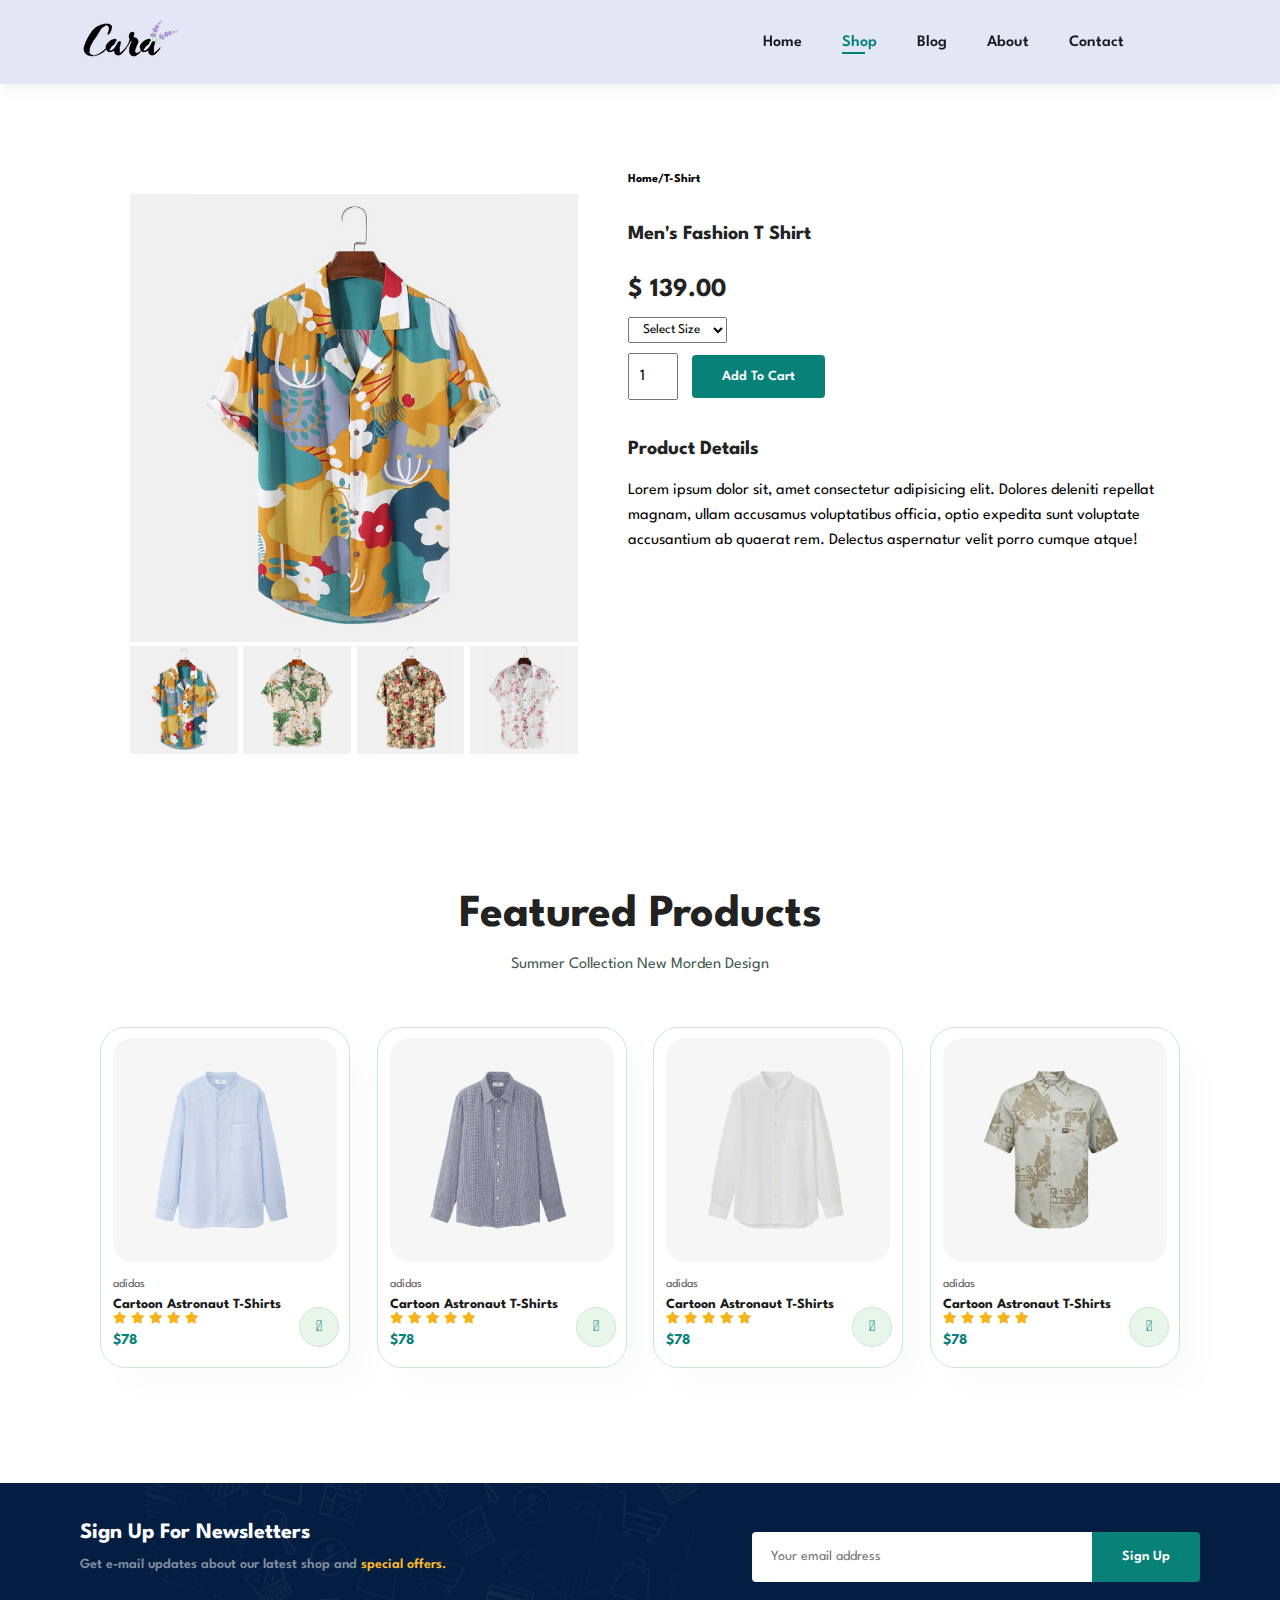
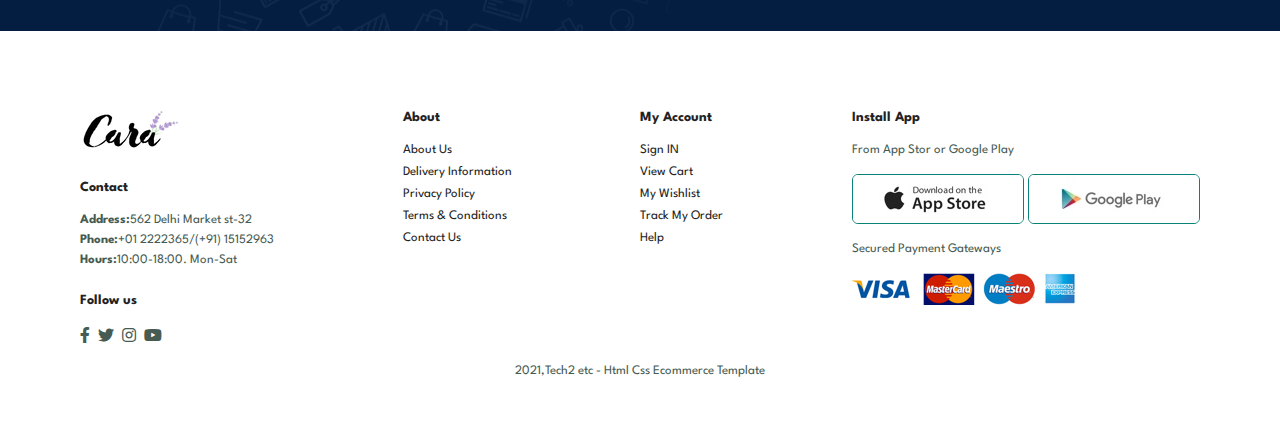
<file: sproduct.html>
<!DOCTYPE html>
<html lang="en">
<head>
    <meta charset="UTF-8">
    <meta http-equiv="X-UA-Compatible" content="IE=edge">
    <meta name="viewport" content="width=device-width, initial-scale=1.0">
    <title>StyleUp</title>
    <link rel="stylesheet" href="style.css">
    <link rel="stylesheet" href="https://pro.fontawesome.com/releases/v5.10.0/css/all.css" />
</head>
<body>
    <section id="header">
        <a href="#"><img src="img/logo.png" class="logo" alt=""></a>
        <div>
            <ul id="navbar">
                <li><a href="index.html">Home</a></li>
                <li><a class="active" href="shop.html">Shop</a></li>
                <li><a href="blog.html">Blog</a></li>
                <li><a href="about.html">About</a></li>
                <li><a href="contact.html">Contact</a></li>
                <li id="lg-bag"><a href="cart.html"><i class="far fa-shopping-bag"></i></a></li>
                <a href="#" id="close"><i class="far fa-times"></i></a>
              </ul>
        </div>
        <div id="mobile">
          <a href="cart.html"><i class="far fa-shopping-bag"></i></a>
          <i id="bar" class="fas fa-outdent"></i>
        </div>
    </section>

    <section id="prodetails" class="section-p1">
        <div class="single-pro-image">
            <img src="img/products/f1.jpg" width="100%" id="MainImg" alt="">
            <div class="small-img-group">
                <div class="small-img-col">
                    <img src="img/products/f1.jpg" width="100%" class="small-img" alt="">
                </div>
                <div class="small-img-col">
                    <img src="img/products/f2.jpg" width="100%" class="small-img" alt="">
                </div>
                <div class="small-img-col">
                    <img src="img/products/f3.jpg" width="100%" class="small-img" alt="">
                </div>
                <div class="small-img-col">
                    <img src="img/products/f4.jpg" width="100%" class="small-img" alt="">
                </div>
            </div>
        </div>

        <div class="single-pro-details">
            <h6>Home/T-Shirt</h6>
            <h4>Men's Fashion T Shirt</h4>
            <h2>$ 139.00</h2>
            <select>
                <option>Select Size</option>
                <option>XL</option>
                <option>XXL</option>
                <option>Small</option>
                <option>Large</option>
            </select>
            <input type="number" value="1">
            <button class="normal">Add To Cart</button>
            <h4>
                Product Details
            </h4>
            <span>Lorem ipsum dolor sit, amet consectetur adipisicing elit. Dolores deleniti repellat magnam, ullam accusamus voluptatibus officia, optio expedita sunt voluptate accusantium ab quaerat rem. Delectus aspernatur velit porro cumque atque!</span>
        </div>
    </section>
    <section id="product1" class="section-p1">
        <h2>Featured Products</h2>
        <p>Summer Collection New Morden Design</p>
        <div class="pro-container">
            <div class="pro">
                <img src="img/products/n1.jpg" alt="">
                <div class="des">
                  <span>adidas</span>
                  <h5>Cartoon Astronaut T-Shirts</h5>  
                  <div class="star">
                    <i class="fas fa-star"></i>
                    <i class="fas fa-star"></i>
                    <i class="fas fa-star"></i>
                    <i class="fas fa-star"></i>
                    <i class="fas fa-star"></i>
                  </div>
                  <h4>$78</h4>
                </div>
                <a href="#"><i class="fal fa-shopping-cart cart"></i></a>
            </div>
            <div class="pro">
                <img src="img/products/n2.jpg" alt="">
                <div class="des">
                  <span>adidas</span>
                  <h5>Cartoon Astronaut T-Shirts</h5>  
                  <div class="star">
                    <i class="fas fa-star"></i>
                    <i class="fas fa-star"></i>
                    <i class="fas fa-star"></i>
                    <i class="fas fa-star"></i>
                    <i class="fas fa-star"></i>
                  </div>
                  <h4>$78</h4>
                </div>
                <a href="#"><i class="fal fa-shopping-cart cart"></i></a>
            </div>
            <div class="pro">
                <img src="img/products/n3.jpg" alt="">
                <div class="des">
                  <span>adidas</span>
                  <h5>Cartoon Astronaut T-Shirts</h5>  
                  <div class="star">
                    <i class="fas fa-star"></i>
                    <i class="fas fa-star"></i>
                    <i class="fas fa-star"></i>
                    <i class="fas fa-star"></i>
                    <i class="fas fa-star"></i>
                  </div>
                  <h4>$78</h4>
                </div>
                <a href="#"><i class="fal fa-shopping-cart cart"></i></a>
            </div>
            <div class="pro">
                <img src="img/products/n4.jpg" alt="">
                <div class="des">
                  <span>adidas</span>
                  <h5>Cartoon Astronaut T-Shirts</h5>  
                  <div class="star">
                    <i class="fas fa-star"></i>
                    <i class="fas fa-star"></i>
                    <i class="fas fa-star"></i>
                    <i class="fas fa-star"></i>
                    <i class="fas fa-star"></i>
                  </div>
                  <h4>$78</h4>
                </div>
                <a href="#"><i class="fal fa-shopping-cart cart"></i></a>
            </div>
            
        </div>
    </section>


    <section id="newsletter" class="section-p1 section-m1">
        <div class="newstext">
            <h4>Sign Up For Newsletters</h4>
            <p>Get e-mail updates about our latest shop and <span>special offers.</span></p>
        </div>
        <div class="form">
            <input type="text" placeholder="Your email address">
            <button class="normal">Sign Up</button>
        </div>
    </section>

    <footer class="section-p1">
        <div class="col">
            <img class="logo" src="img/logo.png" alt="">
            <h4>Contact</h4>
            <p><strong>Address:</strong>562 Delhi Market st-32</p>
            <p><strong>Phone:</strong>+01 2222365/(+91) 15152963</p>
            <p><strong>Hours:</strong>10:00-18:00. Mon-Sat</p>

            <div class="follow">
                <h4>Follow us</h4>
                <div class="icon">
                    <i class="fab fa-facebook-f"></i>
                    <i class="fab fa-twitter"></i>
                    <i class="fab fa-instagram"></i>
                    <i class="fab fa-youtube"></i>
                </div>
            </div>
        </div>

        <div class="col">
            <h4>About</h4>
            <a href="#">About Us</a>
            <a href="#">Delivery Information</a>
            <a href="#">Privacy Policy</a>
            <a href="#">Terms & Conditions</a>
            <a href="#">Contact Us</a>
        </div>
        <div class="col">
            <h4>My Account</h4>
            <a href="#">Sign IN</a>
            <a href="#">View Cart</a>
            <a href="#">My Wishlist</a>
            <a href="#">Track My Order</a>
            <a href="#">Help</a>
        </div>
        <div class="col install">
            <h4>Install App</h4>
            <p>From App Stor or Google Play</p>
            <div class="row">
                <img src="img/pay/app.jpg" alt="">
                <img src="img/pay/play.jpg" alt="">
            </div>
            <p>Secured Payment Gateways </p>
            <img src="img/pay/pay.png" alt="">
        </div>

        <div class="copyright">
            <p>2021,Tech2 etc - Html Css Ecommerce Template</p>
        </div>
    </footer>

    <script>
        var MainImg=document.getElementById("MainImg");
        var smallimg=document.getElementsByClassName('small-img');
        
        smallimg[0].onclick=function(){
            MainImg.src=smallimg[0].src;
        }
        smallimg[1].onclick=function(){
            MainImg.src=smallimg[1].src;
        }
        smallimg[2].onclick=function(){
            MainImg.src=smallimg[2].src;
        }
        smallimg[3].onclick=function(){
            MainImg.src=smallimg[3].src;
        }

    </script>


    <script src="script.js"></script>
</body>
</html>
</file>
<file: style.css>
@import url("https://fonts.googleapis.com/css2?family=Spartan:wght@100;200;300;400;500;600;700;800;900&display=swap");
* {
  margin: 0;
  padding: 0;
  box-sizing: border-box;
  font-family: "Spartan", sans-serif;
}

html {
  scroll-behavior: smooth;
}

/* Global Styles */

button.normal{
    font-size: 14px;
    font-weight: 600;
    padding: 15px 30px;
    color: #000;
    background-color: #fff;
    border-radius: 4px;
    cursor: pointer;
    border: none;
    outline: none;
    transition: 0.2s;
}
button.white{
    font-size: 13px;
    font-weight: 600;
    padding: 11px 18px;
    color: #fff;
    background-color:transparent;
    cursor: pointer;
    border: 1px solid #fff;
    outline: none;
    transition: 0.2s;
}

h1 {
  font-size: 50px;
  line-height: 64px;
  color: #222;
}

h2 {
  font-size: 46px;
  line-height: 54px;
  color: #222;
}

h4 {
  font-size: 20px;
  color: #222;
}

h6 {
  font-weight: 700;
  font-size: 12px;
}

p {
  font-size: 16px;
  color: #465b52;
  margin: 15px 0 20px 0;
}

.section-p1 {
  padding: 40px 80px;
}

.section-m1 {
  margin: 40px 0;
}

body {
  width: 100%;
}


/* Header section  */

#header{
    display: flex;
    align-items: center;
    justify-content: space-between;
    padding: 20px 80px;
    background: #E3E6F5;
    box-shadow: 0 5px 15px rgba(0,0,0,0.06);
    z-index: 999;
    position: sticky;
    top: 0;
    left: 0;
}

#navbar{
    display: flex;
    align-items: center;
    justify-content: center;
}

#mobile,
#close{
    display: none;
    
}
#navbar li{
    list-style: none;
    padding: 0 20px;
    position: relative;
}

#navbar li a{
    text-decoration: none;
    font-size: 16px;
    font-weight: 600;
    color: #1a1a1a;
    transition: 0.3s ease;
}
#navbar li a:hover,
#navbar li a.active{
    color: #088178;
    
}

#navbar li a.active::after{
    content: "";
    width: 30%;
    height: 2px;
    background: #088178;
    position: absolute;
    bottom: -4px;
    left: 20px;
}
/* Home page  */
#hero{
    background-image: url('img/hero4.png');
    height: 90vh;
    width: 100%;
    background-size: cover;
    background-position: top 25% right 0;
    padding: 0 80px;
    display: flex;
    align-items: flex-start;
    justify-content: center;
    flex-direction:column ;
}
#hero h4{
    padding-bottom: 15px;
}
#hero h1{
    color: #088178;
}
#hero button{
    background-image: url('img/button.png');
    background-color: transparent;
    color: #088178;
    border: 0;
    padding:14px 80px 14px 65px;
    background-repeat: no-repeat;
    cursor: pointer;
    font-weight: 700;
    font-size: 15px;
}
#feature
{
    display: flex;
    align-items: center;
    justify-content: space-between;
    flex-wrap: wrap;
}
#feature .fe-box{
    width: 180px;
    text-align: center;
    padding: 25px 15px;
    box-shadow: 20px 20px 34px rgba(0,0,0,0.03);
    border: 1px solid #cce7d0;
    border-radius: 4px;
    margin: 15px 0;
}

#feature .fe-box:hover{
    box-shadow: 10px 10px 54px rgba(70,62,221,0.1);   
}

#feature .fe-box img{
    width: 100%;
    margin-bottom: 10px;
    
}

#feature .fe-box h6{
    display: inline-block;
    padding: 9px 8px 6px 8px;
    line-height: 1;
    border-radius: 4px;
    color: #088178;
    background-color: #fddde4;
}
#feature .fe-box:nth-child(2) h6{
    background-color: #cdebbc;
}

#feature .fe-box:nth-child(3) h6{
    background-color: #d1e8f2;
}

#feature .fe-box:nth-child(4) h6{
    background-color: #cdd4f8;
}

#feature .fe-box:nth-child(5) h6{
    background-color: #f6dbf6;
}

#feature .fe-box:nth-child(6) h6{
    background-color: #fff2e5;
}

#product1{
    text-align: center;
}
#product1 .pro-container{
    display: flex;
    justify-content: space-between;
    padding: 20px;
    flex-wrap: wrap;
}
#product1 .pro{
    width: 23%;
    min-width: 250px;
    padding: 10px 12px;
    border: 1px solid #cce7d0;
    border-radius: 25px;
    cursor: pointer;
    box-shadow: 20px 20px 30px rgba(0,0,0,0.02);
    margin: 15px 0;
    transition: 0.2s ease;
    position: relative;
}
#product1 .pro img{
    width: 100%;
    border-radius: 20px;
}

#product1 .pro:hover{
    box-shadow: 20px 20px 30px rgba(0, 0, 0, 0.06);

}

#product1 .pro .des{
    text-align: start;
    padding: 10px 0;

}
#product1 .pro .des span{
    color: #606063;
    font-size: 12px;
}

#product1 .pro .des h5{
    padding-top:7px;
    color: #1a1a1a;
    font-size: 14px;
}
#product1 .pro .des i{
    font-size: 12px;
    color: rgb(243,181,25);
}


#product1 .pro .des h4{
    padding-top: 7px;
    font-size: 15px;
    font-weight: 700;
    color: #088178;
}

#product1 .pro .cart{
    width: 40px;
    height: 40px;
    line-height: 40px;
    border-radius: 50px;
    background-color: #e8f6ea;
    font-weight: 500;
    color: #088178;
    border: 1px solid #cce7d0;
    position: absolute;
    bottom: 20px;
    right: 10px;
}

#banner{
    display: flex;
    flex-direction: column;
    justify-content: center;
    align-items: center;
    text-align: center;
    background-image: url("img/banner/b2.jpg");
    width: 100%;
    height: 40vh;
    background-size: cover;
    background-position: center;

}
#banner h4{
     color: #fff;
     font-size: 16px;
}

#banner h2{
    color: #fff;
    font-size: 30px;
    padding: 10px 0;
}
#banner h2 span{
    color: #ef3636;
}

#banner button:hover{
    background-color: #088178;
    color: #fff;
}

#sm-banner{
    display: flex;
    justify-content: space-between;
    flex-wrap: wrap;
}
#sm-banner .banner-box{
    display: flex;
    flex-direction: column;
    justify-content: center;
    align-items: flex-start;
    background-image: url("img/banner/b17.jpg");
    min-width: 660px;
    height: 50vh;
    background-size: cover;
    background-position: center;
    padding: 30px;
}

#sm-banner h4{
    color: #fff;
    font-size: 20px;
    font-weight: 300;

}
#sm-banner h2{
    color: #fff;
    font-size: 28px;
    font-weight: 800;
}
#sm-banner span{
    color: #fff;
    font-size: 14px;
    font-weight: 500;
    padding-bottom: 15px;
}
#sm-banner .banner-box:hover button{
    background-color: #088178;
    border: 1px solid #088178;
}
#sm-banner .banner-box2{
    background-image: url('img/banner/b10.jpg');
}
#banner3{
    display: flex;
    justify-content: space-between;
    flex-wrap: wrap;
    padding: 0 80px;
}

#banner3 .banner-box{
    display: flex;
    flex-direction: column;
    justify-content: center;
    align-items: flex-start;
    background-image: url("img/banner/b7.jpg");
    min-width:30%;
    height: 30vh;
    background-size: cover;
    background-position: center;
    padding: 20px;
    margin-bottom: 20px;
}
#banner3 .banner-box2{
    background-image: url('img/banner/b4.jpg');
}
#banner3 .banner-box3{
    background-image: url('img/banner/b18.jpg');
}
#banner3 h2{
    color: #fff;
    font-weight: 900;
    font-size: 22px;
}
#banner3 h2{
    color: #ec544e;
    font-weight: 800;
    font-size: 15px;
}
#newsletter{
    display: flex;
    justify-content: space-between;
    flex-wrap: wrap;
    align-items: center;
    background-image: url('img/banner/b14.png');
    background-repeat: no-repeat;
    background-position: 20% 30%;
    background-color: #041e42;
}

#newsletter h4{
    font-size: 22px;
    font-weight: 700;
    color: #fff;
}
#newsletter p{
    font-size: 14px;
    font-weight: 600;
    color: #818ea0;
}
#newsletter p span{
    color: #ffbd27;
}

#newsletter input{
    height: 3.125rem;
    padding: 0 1.25em;
    font-size: 14px;
    width: 100%;
    border: 1px solid transparent;
    border-radius: 4px;
    outline: none;
    border-top-right-radius:0;
    border-bottom-right-radius: 0;
}

#newsletter .form{
    display: flex;
    width: 40%;

}

#newsletter button{
    background-color: #088178;
    color: #fff;
    white-space: nowrap;
    border-top-left-radius:0;
    border-bottom-left-radius: 0;
}

footer{
    display: flex;
    flex-wrap: wrap;
    justify-content: space-between;
}

footer .col{
    display: flex;
    flex-direction: column;
    align-items: flex-start;
    margin-bottom: 20px;
}

footer .logo{
    margin-bottom: 30px;

}

footer h4{
    font-size: 14px;
    padding-bottom: 20px;

}
footer p{
    font-size: 13px;
    margin: 0 0 8px 0;
}
footer a{
    font-size: 13px;
    text-decoration: none;
    color: #222;
    margin-bottom: 10px;
}

footer .follow{
    margin-top: 20px;
}
footer .follow i{
    color: #465b52;
    padding-right: 4px;
    cursor: pointer;
}
footer .install .row img{
border: 1px solid #088178;
border-radius: 6px;
}

footer .install img{
    margin: 10px 0 15px 0;
}

footer .follow i:hover,
footer a:hover{
    color: #088178;

}

footer .copyright{
    width: 100%;
    text-align: center;
}

/* shop page  */
#page-header{
    background-image: url('img/banner/b1.jpg');
    width: 100%;
    height: 40vh;
    background-size: cover;
    display: flex;
    justify-content: center;
    text-align: center;
    flex-direction: column;
    padding: 14px;

}
#page-header h2,
#page-header p{
    color: #fff;
}

#pagination{
    text-align: center;
}
#pagination a{
    text-decoration: none;
    background-color: #088178;
    padding: 15px 20px;
    border-radius: 4px;
    color: #fff;
    font-weight: 600;
}
#pagination a i{
    font-size: 16px;
    font-weight: 600;

}
/* Single Product  */
#prodetails{
    display: flex;
    margin-top: 20px;

}
#prodetails .single-pro-image{
    width: 40%;
    margin: 50px;

}
.small-img-group{
    display: flex;
    justify-content: space-between ;
}
.small-img-col{
    flex-basis: 24%;
    cursor: pointer;
}
#prodetails .single-pro-details{
    width: 50%;
    padding-top: 30px;
}
#prodetails .single-pro-details h4{
    padding: 40px 0 20px 0;
}
#prodetails .single-pro-details h2{
    font-size: 26px;
}
#prodetails .single-pro-details select {
    display: block;
    padding: 5px 10px;
    margin-bottom: 10px;
}
#prodetails .single-pro-details input{
    width: 50px;
    height: 47px;
    padding-left: 10px;
    font-size: 16px;
    margin-right: 10px;
    
}
#prodetails .single-pro-details input:focus{
    outline: none;
}

#prodetails .single-pro-details button{
    background-color: #088178;
    color: #fff;
}
#prodetails .single-pro-details span{
    line-height: 25px;
}

/* Blog Page  */
#page-header.blog-header{
    background-image: url('img/banner/b19.jpg');
}

#blog{
    padding: 150px 150px 0 150px;

}
#blog .blog-box{
    position: relative;
    display: flex;
    align-items: center;
    width: 100%;
    padding-bottom: 90px;
}
#blog .blog-img{
    width: 50%;
    margin-right: 40px;
}

#blog img{
    width: 100%;
    height: 350px;
    /* height: auto; */
    object-fit: cover;
}
#blog .blog-details{
    width: 50%;
    }
#blog .blog-details a{
        text-decoration: none;
        font-size: 11px;
        color: #000;
        font-weight: 700;
        position: relative;
        transition: 0.3s;

    }
#blog .blog-details a::after{
    content: "";
    width: 50px;
    height: 1px;
    background-color: #000;
    position: absolute;
    top: 10px;
    right: -55px;
    }  

#blog .blog-details a:hover{
    color: #088178;
}
#blog .blog-details a:hover::after{
    background-color: #088178;
}

#blog .blog-box h1{
    position: absolute;
    top: -40px;
    left: 0;
    font-size: 70px;
    font-weight: 700;
    color: #c9cbce;
    z-index: -11;
}

/* About Page  */

#page-header.about-header{
    background-image: url('img/banner/b17.jpg');
}
#page-header.contact-header
{
    background-image: url('img/about/banner.png');
}
#page-header.cart-header{
    background-image: url('img/banner/b16.jpg');
}

#about-head {
    display: flex;
    align-items: center;
}
#about-head img{
    width: 50%;
    height: auto;
}
#about-head  div{
    padding-left: 40px;
}

#about-app{
    text-align: center;
}
#about-app .video{
    width: 70%;
    height: 100%;
    margin: 30px auto 0 auto ;
}

#about-app .video  video{
    width: 100%;
    height: 100%;
    border-radius: 20px;

}

/* Contact Page  */
#contact-details{
    display: flex;
    align-items: center;
    justify-content: space-between;
}
#contact-details .details{
    width: 40%;
}
#contact-details .details span
,#form-details form span{
    font-size: 12px;
}
#contact-details .details h2,
#form-details form h2{
    font-size: 26px;
    line-height: 35px;
    padding: 20px 0;
}

#contact-details .details h3{
    font-size: 16px;
    padding-bottom: 15px;
}
#contact-details .details li{
    list-style: none;
    display: flex;
    padding: 10px 0;
}
#contact-details .details li i{
    font-size: 14px;
    padding-right: 22px;
}

#contact-details .details li p{
    margin: 0;
    font-size: 14px;
}
#contact-details .map{
    width: 55%;
    height: 400px;
}
#contact-details .map iframe{
    width: 100%;
    height: 100%;
}
#form-details{
    display: flex;
    justify-content: space-between;
    margin: 30px;
    padding: 80px;
    border: 1px solid #e1e1e1;
}
#form-details form{
    width: 65%;
    display: flex;
    flex-direction: column;
    align-items: flex-start;

}
#form-details form input
,#form-details form textarea{
    width: 100%;
    padding: 12px 15px;
    outline: none;
    margin-bottom: 20px;
    border: 1px solid #e1e1e1;
}
#form-details form button{
    background-color: #088178;
    color: #fff;
}
#form-details .people div{
    padding-bottom: 25px;
    display: flex;
    align-items: flex-start;
}
#form-details .people div img{
    width: 65px;
    height: 65px;
    object-fit: cover;
    margin-right: 15px;
}
#form-details .people div p{
    margin: 0;
    font-size: 13px;
    line-height: 25px;
}
#form-details .people div p span{
    display: block;
    font-size: 16px;
    font-weight: 600;
    color: #000;
}



/* Cart  */
#cart{
    overflow-x: auto;
}



#cart table{
    width: 100%;
    border-collapse:collapse;
    table-layout: fixed;
    white-space: nowrap;
}
#cart table img{
    width: 70px;

}

#cart table td:nth-child(1){
    width: 100px;
    text-align: center;   
}

#cart table td:nth-child(2){
    width: 150px;
    text-align: center;   
}

#cart table td:nth-child(3){
    width: 250px;
    text-align: center;   
}
#cart table td:nth-child(4),
#cart table td:nth-child(5),
#cart table td:nth-child(6){
    width: 150px;
    text-align: center;   
}
#cart table td:nth-child(5) input{
    width: 70px;
    padding: 10px 5px 10px 15px;
}

#cart table thead{
    border: 1px solid #e2e9e1;
    border-left: none;
    border-right: none;
}
#cart table thead td{
    font-weight: 700;
    text-transform: uppercase;
    font-size: 13px;
    padding: 18px 0;
}
#cart table tbody tr td{
    padding-top: 15px;
}
#cart table tbody td{
    font-size: 13px;
}

#cart-add{
    display: flex;
    flex-wrap: wrap;
    justify-content: space-between;

}
#coupon{
    width: 50%;
    margin-bottom: 30px;
}
#coupon h3,
#subtotal h3{
    padding-bottom: 15px;

}
#coupon input{
    padding: 10px 20px;
    outline: none;
    width: 60%;
    margin-right: 10px;
    border: 1px solid #e2e9e1;
}

#coupon button
,#subtotal button{
    background-color: #088178;
    color: #fff;
    padding: 12px 20px;
}
#subtotal{
    width: 50%;
    margin-bottom: 30px;
    border: 1px solid #e2e9e1;
    padding: 30px;
}
#subtotal table{
    border-collapse: collapse;
    width: 100%;
    margin-bottom: 20px;

}
#subtotal table td{
    width: 50%;
    border: 1px solid #e2e9e1;
    padding: 10px;
    font-size: 13px;

}





@media (max-width:799px) {
    .section-p1{
        padding: 40px 40px;
    }
    #navbar{
        display: flex;
        flex-direction: column;
        align-items: flex-start;
        justify-content: flex-start;
        position: fixed;
        top: 0;
        right: -300px;
        height: 100vh;
        width: 300px;
        background-color: #E3E6F5;
        box-shadow: 0 40px 60px rgba(0,0,0,0.1);
        padding: 80px 0 0 10px;
        transition: 0.3s;
        
    }
    #navbar li{
        margin-bottom: 25px;
    }

    #mobile{
        display: flex;
        align-items: center;
    }

    #mobile i{
        color: #1a1a1a;
        font-size: 24px;
        padding-left: 20px;
    }
    #navbar.active{
        right: 0px;
    }
    #close{
        position: absolute;
        top: 30px;
        left: 30px;
        color: #222;
        font-size: 24px;
        display: initial;

    }
    #lg-bag{
        display: none;
    }

    #hero {
        height: 70vh;
        padding: 0 80px;
        background-position: top 30% right 30%;
    }
    #feature {
        justify-content: center;
    }
    #feature .fe-box{
        margin: 15px 15px;
    }
    #product1 .pro-container {
        justify-content: center;
        
    }
    #product1 .pro{
        margin: 15px;
    }
    #banner{
        height: 20vh;
    }
    #sm-banner .banner-box {
        min-width: 100%;
        height: 30vh;
    }
    #banner3{
        padding: 0 40px;
    }
    #banner3 .banner-box {
        width: 28%;
    }
    #newsletter .form{
        width: 70%;
    }

    /* Contact  */
    #form-details{
        padding: 40px;
    }
    #form-details form{
        width: 50%;
    }

    /* Cart  */
    
}

@media (max-width:477px) {
    #header {
        
        padding: 10px 30px;
    }
    #hero{
        padding: 0 20px;
        background-position: 55%;
    }
    h2{
        font-size: 32px;
    }
    h1{
        font-size: 38px;
    }
    .section-p1{
        padding: 20px;
    }
    #feature{
        justify-content: space-between;
    }
    #feature .fe-box{
        width: 155px;
        margin: 0 0 15px 0;

    }
    #product1 .pro{
        width: 100%;
    }
    #banner{
        height: 40vh;
    }
    #sm-banner .banner-box{
        height: 40vh;
    }
    #sm-banner .banner-box2{
        margin-top: 20px;
    }
    #banner3{
        padding: 0 20px;
    }
    #banner3 .banner-box{
        width: 100%;
    }
    #newsletter{
        padding: 40px 20px;
    }
    #newsletter .form {
        width: 100%;
    }

    footer .copyright{
         text-align: start;
    }

    /* Single Product  */
    #prodetails{
        display: flex;
        flex-direction: column;
    }

    #prodetails .single-pro-image{
        width: 100%;
        margin: 0 auto;
    }
    
    #prodetails.single-pro-details{
        width: 100%;

    }

    /* Blog page  */
    #blog{
        padding: 100px 20px 0 20px;
    }
    #blog .blog-box{
        flex-direction: column;
        align-items: flex-start;
    }
    #blog .blog-img{
        width: 100%;
        margin-right: 0px;
        margin-bottom: 30px;
    }
    #blog .blog-details{
        width: 100%;
    }

    /* about page  */

    #about-head{
        flex-direction: column;

    }

    #about-head img{
        width: 100%;
        margin-bottom: 20px;
    }

    #about-head div{
        padding-left: 0px;
    }

    #about-app .video{
        width: 100%;

    }

    /* Contact */
    #contact-details{
        flex-direction: column;
    }
    #contact-details .details{
        width: 100%;
        margin-bottom: 30px;
    }
    #contact-details .map{
        width: 100%;
    }
    #form-details{
        margin: 10px;
        padding: 30px 10px;
        flex-wrap: wrap;
    }
    #form-details form{
        width: 100%;
        margin-bottom: 30px;
    }

    /* cart  */
    #cart-add{
        flex-direction: column;
    }
    #coupon{
        width: 100%;
    }
    #subtotal{
        width: 100%;
        padding: 20px;
    }

}
</file>
